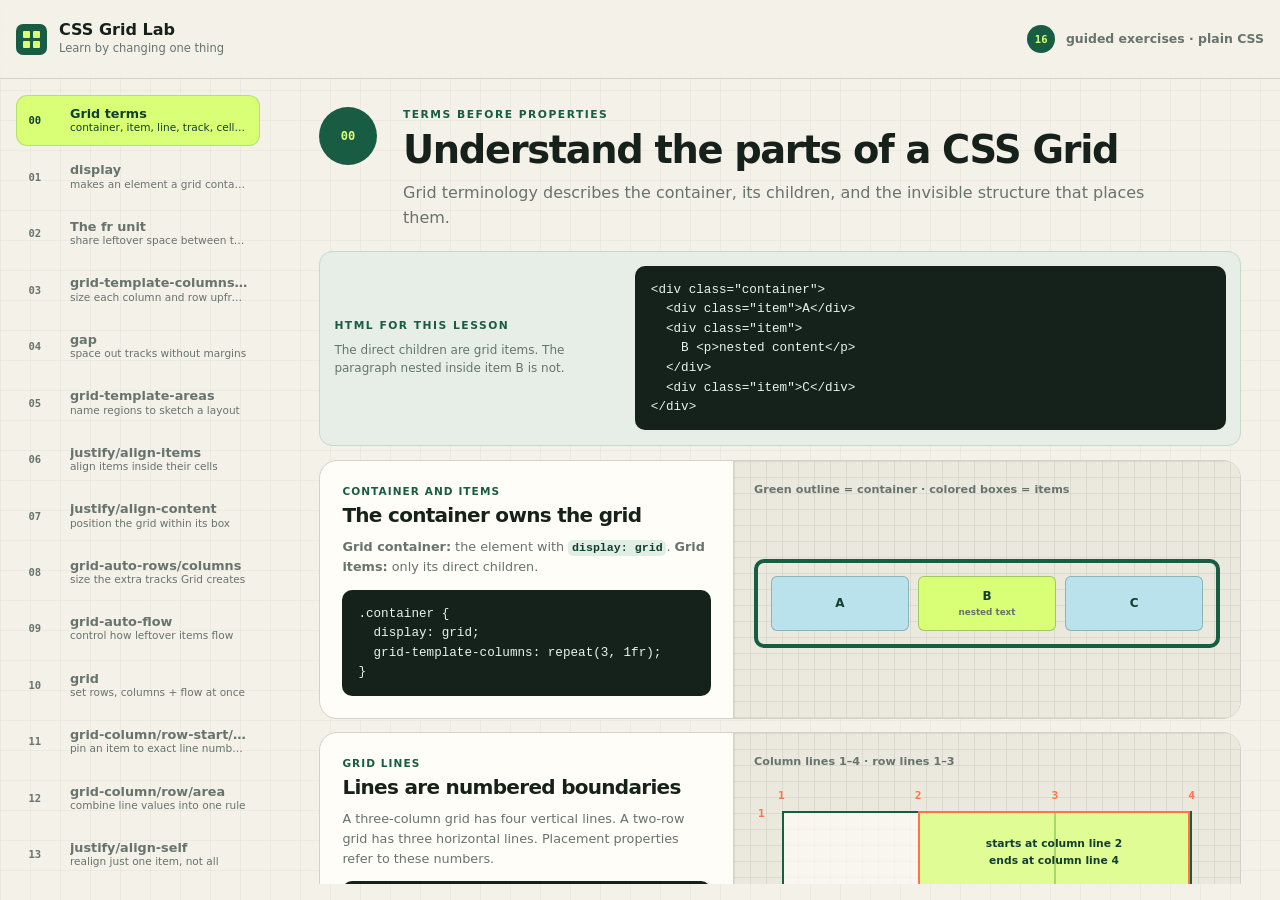
<file: css/index.html>
<!doctype html>
<html lang="en">
  <head>
    <meta charset="UTF-8" />
    <meta name="viewport" content="width=device-width, initial-scale=1.0" />
    <meta
      name="description"
      content="Learn CSS Grid through short, visual before-and-after exercises."
    />
    <title>CSS Grid Lab — learn by comparing</title>
    <link rel="stylesheet" href="exercise-ui.css" />
    <link rel="stylesheet" href="grid-examples.css" />
  </head>

  <body>
    <div class="learning-shell">
      <header class="site-header">
        <div class="header-inner">
          <div class="brand-lockup">
            <span class="brand-mark" aria-hidden="true"><i></i><i></i><i></i><i></i></span>
            <div>
              <p class="brand-name">CSS Grid Lab</p>
              <p class="brand-subtitle">Learn by changing one thing</p>
            </div>
          </div>
          <p class="header-note"><span>16</span> guided exercises · plain CSS</p>
        </div>
      </header>

      <main class="course-layout">
        <aside class="lesson-sidebar" aria-label="Course lessons">
          <nav class="lesson-nav" aria-label="Choose a CSS Grid exercise">
            <a href="#lesson-00"><span>00</span><b>Grid terms</b><small>container, item, line, track, cell, area</small></a>
            <a href="#lesson-01"><span>01</span><b>display</b><small>makes an element a grid container</small></a>
            <a href="#lesson-02"><span>02</span><b>The fr unit</b><small>share leftover space between tracks</small></a>
            <a href="#lesson-03"><span>03</span><b>grid-template-columns/rows</b><small>size each column and row upfront</small></a>
            <a href="#lesson-04"><span>04</span><b>gap</b><small>space out tracks without margins</small></a>
            <a href="#lesson-05"><span>05</span><b>grid-template-areas</b><small>name regions to sketch a layout</small></a>
            <a href="#lesson-06"><span>06</span><b>justify/align-items</b><small>align items inside their cells</small></a>
            <a href="#lesson-07"><span>07</span><b>justify/align-content</b><small>position the grid within its box</small></a>
            <a href="#lesson-08"><span>08</span><b>grid-auto-rows/columns</b><small>size the extra tracks Grid creates</small></a>
            <a href="#lesson-09"><span>09</span><b>grid-auto-flow</b><small>control how leftover items flow</small></a>
            <a href="#lesson-10"><span>10</span><b>grid</b><small>set rows, columns + flow at once</small></a>
            <a href="#lesson-11"><span>11</span><b>grid-column/row-start/end</b><small>pin an item to exact line numbers</small></a>
            <a href="#lesson-12"><span>12</span><b>grid-column/row/area</b><small>combine line values into one rule</small></a>
            <a href="#lesson-13"><span>13</span><b>justify/align-self</b><small>realign just one item, not all</small></a>
            <a href="#lesson-14"><span>14</span><b>minmax()/auto-fit</b><small>build grids that adapt to space</small></a>
            <a href="#lesson-15"><span>15</span><b>grid-column: 1 / -1</b><small>count lines backward from the end</small></a>
          </nav>

          <p class="sidebar-source">
            Based on
            <a href="https://css-tricks.com/snippets/css/complete-guide-grid/">CSS-Tricks’ Grid guide</a>.
          </p>
        </aside>

        <section class="lesson-workspace" aria-live="polite">
          <!-- Targets live inside this scroll region so every lesson opens at its top. -->
          <span class="lesson-target" id="lesson-00" aria-hidden="true"></span>
          <span class="lesson-target" id="lesson-01" aria-hidden="true"></span>
          <span class="lesson-target" id="lesson-02" aria-hidden="true"></span>
          <span class="lesson-target" id="lesson-03" aria-hidden="true"></span>
          <span class="lesson-target" id="lesson-04" aria-hidden="true"></span>
          <span class="lesson-target" id="lesson-05" aria-hidden="true"></span>
          <span class="lesson-target" id="lesson-06" aria-hidden="true"></span>
          <span class="lesson-target" id="lesson-07" aria-hidden="true"></span>
          <span class="lesson-target" id="lesson-08" aria-hidden="true"></span>
          <span class="lesson-target" id="lesson-09" aria-hidden="true"></span>
          <span class="lesson-target" id="lesson-10" aria-hidden="true"></span>
          <span class="lesson-target" id="lesson-11" aria-hidden="true"></span>
          <span class="lesson-target" id="lesson-12" aria-hidden="true"></span>
          <span class="lesson-target" id="lesson-13" aria-hidden="true"></span>
          <span class="lesson-target" id="lesson-14" aria-hidden="true"></span>
          <span class="lesson-target" id="lesson-15" aria-hidden="true"></span>

          <article class="lesson-panel panel-00">
            <header class="lesson-heading">
              <div class="lesson-number">00</div>
              <div>
                <p class="overline">Terms before properties</p>
                <h1>Understand the parts of a CSS Grid</h1>
                <p>Grid terminology describes the container, its children, and the invisible structure that places them.</p>
              </div>
            </header>

            <section class="lesson-html">
              <div><p class="overline">HTML for this lesson</p><p>The direct children are grid items. The paragraph nested inside item B is not.</p></div>
              <pre><code>&lt;div class="container"&gt;
  &lt;div class="item"&gt;A&lt;/div&gt;
  &lt;div class="item"&gt;
    B &lt;p&gt;nested content&lt;/p&gt;
  &lt;/div&gt;
  &lt;div class="item"&gt;C&lt;/div&gt;
&lt;/div&gt;</code></pre>
            </section>

            <div class="term-lessons">
              <section class="term-lesson">
                <div class="term-explanation">
                  <p class="term-kicker">Container and items</p>
                  <h2>The container owns the grid</h2>
                  <p><b>Grid container:</b> the element with <code>display: grid</code>. <b>Grid items:</b> only its direct children.</p>
                  <pre><code>.container {
  display: grid;
  grid-template-columns: repeat(3, 1fr);
}</code></pre>
                </div>
                <div class="result-side terms-result">
                  <p class="result-label">Green outline = container · colored boxes = items</p>
                  <div class="terms-container-preview"><i>A</i><i>B <small>nested text</small></i><i>C</i></div>
                </div>
              </section>

              <section class="term-lesson">
                <div class="term-explanation">
                  <p class="term-kicker">Grid lines</p>
                  <h2>Lines are numbered boundaries</h2>
                  <p>A three-column grid has four vertical lines. A two-row grid has three horizontal lines. Placement properties refer to these numbers.</p>
                  <pre><code>.item {
  grid-column: 2 / 4;
  grid-row: 1 / 2;
}</code></pre>
                </div>
                <div class="result-side terms-result">
                  <p class="result-label">Column lines 1–4 · row lines 1–3</p>
                  <div class="terms-lines-preview" aria-label="Grid with numbered row and column lines">
                    <span class="column-line-numbers"><b>1</b><b>2</b><b>3</b><b>4</b></span>
                    <span class="row-line-numbers"><b>1</b><b>2</b><b>3</b></span>
                    <i>starts at column line 2<br />ends at column line 4</i>
                  </div>
                </div>
              </section>

              <section class="term-lesson">
                <div class="term-explanation">
                  <p class="term-kicker">Grid tracks</p>
                  <h2>A track is the space between two lines</h2>
                  <p>A complete column is a column track. A complete row is a row track. Track sizing properties control their width or height.</p>
                  <pre><code>.container {
  grid-template-columns: 80px 1fr 1fr;
  grid-template-rows: 52px 52px;
}</code></pre>
                </div>
                <div class="result-side terms-result">
                  <p class="result-label">Orange = one column track · purple = one row track</p>
                  <div class="measurement-stage ruler-left-space ruler-top-space">
                    <span class="ruler ruler-x" style="--ruler-size: 80px; --ruler-start: 0px">80px</span>
                    <span class="ruler ruler-y" style="--ruler-size: 52px; --ruler-start: 0px">52px</span>
                    <span class="ruler ruler-y" style="--ruler-size: 52px; --ruler-start: calc(52px + 0.35rem)">52px</span>
                    <div class="terms-tracks-preview"><i></i><i></i><i></i><i></i><i></i><i></i><span class="column-track-note">column track</span><span class="row-track-note">row track</span></div>
                  </div>
                </div>
              </section>

              <section class="term-lesson">
                <div class="term-explanation">
                  <p class="term-kicker">Grid cells</p>
                  <h2>A cell is one grid unit</h2>
                  <p>One cell is enclosed by two adjacent column lines and two adjacent row lines. It is the Grid equivalent of one table cell.</p>
                  <pre><code>/* highlighted cell */
column lines: 2 → 3
row lines:    1 → 2</code></pre>
                </div>
                <div class="result-side terms-result">
                  <p class="result-label">This cell sits between column lines 2–3 and row lines 1–2</p>
                  <div class="terms-cell-preview"><i></i><i></i><i></i><i></i><i></i><i></i><span>one cell</span></div>
                </div>
              </section>

              <section class="term-lesson">
                <div class="term-explanation">
                  <p class="term-kicker">Grid areas</p>
                  <h2>An area is a rectangle of cells</h2>
                  <p>An area may be one cell or many cells, but it must be rectangular and enclosed by four grid lines.</p>
                  <pre><code>.item {
  grid-area: 1 / 1 / 3 / 3;
  /* row-start / column-start /
     row-end / column-end */
}</code></pre>
                </div>
                <div class="result-side terms-result">
                  <p class="result-label">This area spans four cells from lines 1 to 3 on both axes</p>
                  <div class="terms-area-preview"><i></i><i></i><i></i><i></i><i></i><i></i><span>2 × 2 grid area</span></div>
                </div>
              </section>

              <section class="term-lesson">
                <div class="term-explanation">
                  <p class="term-kicker">Explicit and implicit grids</p>
                  <h2>Defined tracks versus generated tracks</h2>
                  <p><b>Explicit tracks</b> come from <code>grid-template-*</code>. If more items need space, Grid creates <b>implicit tracks</b>.</p>
                  <pre><code>.container {
  grid-template-rows: 52px; /* explicit */
  grid-auto-rows: 36px;     /* implicit */
}</code></pre>
                </div>
                <div class="result-side terms-result">
                  <p class="result-label">Solid row = explicit · dashed rows = implicit</p>
                  <div class="measurement-stage ruler-left-space">
                    <span class="ruler ruler-y" style="--ruler-size: 52px; --ruler-start: 0px">52px</span>
                    <span class="ruler ruler-y" style="--ruler-size: 36px; --ruler-start: calc(52px + 0.4rem)">36px</span>
                    <span class="ruler ruler-y" style="--ruler-size: 36px; --ruler-start: calc(88px + 0.8rem)">36px</span>
                    <div class="terms-explicit-preview"><i>1</i><i>2</i><i>3</i><i>4</i><i>5</i><i>6</i></div>
                  </div>
                </div>
              </section>
            </div>

            <div class="term-recap">
              <p class="overline">Quick recap</p>
              <dl class="term-definitions">
                <div><dt>Grid container</dt><dd>The element with <code>display: grid</code>.</dd></div>
                <div><dt>Grid item</dt><dd>A direct child of the grid container.</dd></div>
                <div><dt>Grid line</dt><dd>A numbered dividing line on the row or column axis.</dd></div>
                <div><dt>Grid track</dt><dd>The space between two adjacent parallel lines.</dd></div>
                <div><dt>Grid cell</dt><dd>One row track crossed with one column track.</dd></div>
                <div><dt>Grid area</dt><dd>Any rectangular group of cells bounded by four lines.</dd></div>
              </dl>
            </div>
          </article>

          <article class="lesson-panel panel-01">
            <header class="lesson-heading">
              <div class="lesson-number">01</div>
              <div>
                <p class="overline">Foundation</p>
                <h1>Grid anatomy starts with <code>display</code></h1>
                <p>A parent becomes a grid container; only its direct children become grid items.</p>
              </div>
            </header>

            <section class="lesson-html">
              <div><p class="overline">HTML used below</p><p>The same three children are rendered in every comparison.</p></div>
              <pre><code>&lt;div class="container"&gt;
  &lt;div class="item"&gt;A&lt;/div&gt;
  &lt;div class="item"&gt;B&lt;/div&gt;
  &lt;div class="item"&gt;C&lt;/div&gt;
&lt;/div&gt;</code></pre>
            </section>

            <div class="comparison-stack">
              <section class="comparison-row state-original">
                <div class="code-side">
                  <div class="state-heading"><span>Starting point</span><p>Normal block layout</p></div>
                  <pre><code>.container {
<mark class="baseline">  display: block;</mark>
}</code></pre>
                </div>
                <div class="result-side">
                  <p class="result-label">Result</p>
                  <div class="preview display-preview display-block"><i>A</i><i>B</i><i>C</i></div>
                </div>
              </section>

              <section class="comparison-row state-change-one">
                <div class="code-side">
                  <div class="state-heading"><span>Make the parent a grid</span></div>
                  <pre><code>.container {
<mark>  display: grid;</mark>
  grid-template-columns: repeat(3, 1fr);
}</code></pre>
                </div>
                <div class="result-side">
                  <p class="result-label">Items now occupy grid cells</p>
                  <div class="preview display-preview display-grid"><i>A</i><i>B</i><i>C</i></div>
                </div>
              </section>

              <section class="comparison-row state-change-two">
                <div class="code-side">
                  <div class="state-heading"><span>Use an inline-level grid</span></div>
                  <pre><code>.container {
<mark>  display: inline-grid;</mark>
  grid-template-columns: repeat(3, 56px);
}</code></pre>
                </div>
                <div class="result-side">
                  <p class="result-label">The grid only uses the width it needs</p>
                  <div class="measurement-stage ruler-top-space inline-grid-stage">
                    <span class="ruler ruler-x" style="--ruler-size: 56px; --ruler-start: 0px">56px</span>
                    <div class="inline-grid-result"><div class="preview display-preview display-inline-grid"><i>A</i><i>B</i><i>C</i></div><b>neighbor</b></div>
                  </div>
                </div>
              </section>
            </div>
          </article>

          <article class="lesson-panel panel-02">
            <header class="lesson-heading">
              <div class="lesson-number">02</div>
              <div>
                <p class="overline">Sizing tracks</p>
                <h1>Share space with the <code>fr</code> unit</h1>
                <p>The <code>fr</code> unit divides leftover space after fixed tracks are sized. It replaces percentages for flexible grid layouts.</p>
              </div>
            </header>

            <section class="lesson-html">
              <div><p class="overline">HTML used below</p><p>The same four children sit inside every grid below.</p></div>
              <pre><code>&lt;div class="container"&gt;
  &lt;div&gt;A&lt;/div&gt;&lt;div&gt;B&lt;/div&gt;
  &lt;div&gt;C&lt;/div&gt;&lt;div&gt;D&lt;/div&gt;
&lt;/div&gt;</code></pre>
            </section>

            <div class="comparison-stack">
              <section class="comparison-row state-original">
                <div class="code-side">
                  <div class="state-heading"><span>Starting point</span><p>Fixed-width columns</p></div>
                  <pre><code>.container {
  display: grid;
<mark class="baseline">  grid-template-columns: 120px 120px;</mark>
}</code></pre>
                </div>
                <div class="result-side">
                  <p class="result-label">Each column is exactly 120px — leftover space is wasted</p>
                  <div class="measurement-stage ruler-top-space">
                    <span class="ruler ruler-x" style="--ruler-size: 120px; --ruler-start: 0px">120px</span>
                    <span class="ruler ruler-x" style="--ruler-size: 120px; --ruler-start: 128px">120px</span>
                    <div class="preview fr-preview fr-fixed"><i>A</i><i>B</i><i>C</i><i>D</i></div>
                  </div>
                </div>
              </section>

              <section class="comparison-row state-change-one">
                <div class="code-side">
                  <div class="state-heading"><span>Give each column one equal share</span></div>
                  <pre><code>.container {
  display: grid;
<mark>  grid-template-columns: 1fr 1fr;</mark>
}
/* 1fr + 1fr = each gets 50% of the space */</code></pre>
                </div>
                <div class="result-side">
                  <p class="result-label">Both columns stretch equally to fill the container</p>
                  <div class="preview fr-preview fr-equal"><i>A</i><i>B</i><i>C</i><i>D</i></div>
                </div>
              </section>

              <section class="comparison-row state-change-two">
                <div class="code-side">
                  <div class="state-heading"><span>Give the second column twice the share</span></div>
                  <pre><code>.container {
  display: grid;
<mark>  grid-template-columns: 1fr 2fr;</mark>
}
/* total fractions: 3 → col 1 gets 1/3, col 2 gets 2/3 */</code></pre>
                </div>
                <div class="result-side">
                  <p class="result-label">The second column is twice as wide as the first</p>
                  <div class="preview fr-preview fr-weighted"><i>1fr</i><i>2fr</i><i>1fr</i><i>2fr</i></div>
                </div>
              </section>

              <section class="comparison-row state-change-three">
                <div class="code-side">
                  <div class="state-heading"><span>Mix a fixed track with fr</span></div>
                  <pre><code>.container {
  display: grid;
<mark>  grid-template-columns: 100px 1fr;</mark>
}
/* the 100px is removed first; fr splits the rest */</code></pre>
                </div>
                <div class="result-side">
                  <p class="result-label">The fixed column keeps 100px; fr takes whatever remains</p>
                  <div class="measurement-stage ruler-top-space">
                    <span class="ruler ruler-x" style="--ruler-size: 100px; --ruler-start: 0px">100px</span>
                    <div class="preview fr-preview fr-mixed"><i>100px</i><i>1fr</i><i>100px</i><i>1fr</i></div>
                  </div>
                </div>
              </section>
            </div>

            <p class="a11y-note"><b>Key idea:</b> <code>fr</code> distributes <em>remaining</em> space — it subtracts fixed sizes and gaps first, then divides what is left. This is why <code>1fr</code> and <code>50%</code> are not the same: percentages ignore gaps and can overflow, while <code>fr</code> accounts for them automatically.</p>
          </article>

          <article class="lesson-panel panel-03">
            <header class="lesson-heading">
              <div class="lesson-number">03</div>
              <div>
                <p class="overline">Container properties</p>
                <h1>Define explicit columns and rows</h1>
                <p><code>grid-template-columns</code> and <code>grid-template-rows</code> size the tracks you create intentionally.</p>
              </div>
            </header>

            <section class="lesson-html">
              <div><p class="overline">HTML used below</p><p>Four items make the column and row sizes easy to compare.</p></div>
              <pre><code>&lt;div class="container"&gt;
  &lt;div&gt;1&lt;/div&gt;&lt;div&gt;2&lt;/div&gt;
  &lt;div&gt;3&lt;/div&gt;&lt;div&gt;4&lt;/div&gt;
&lt;/div&gt;</code></pre>
            </section>

            <div class="comparison-stack">
              <section class="comparison-row state-original">
                <div class="code-side">
                  <div class="state-heading"><span>Starting point</span><p>Two equal columns</p></div>
                  <pre><code>.container {
  display: grid;
<mark class="baseline">  grid-template-columns: 1fr 1fr;</mark>
<mark class="baseline">  grid-template-rows: 60px 60px;</mark>
}</code></pre>
                </div>
                <div class="result-side"><p class="result-label">Each row is exactly 60px tall</p><div class="measurement-stage ruler-left-space"><span class="ruler ruler-y" style="--ruler-size: 60px; --ruler-start: 0px">60px</span><span class="ruler ruler-y" style="--ruler-size: 60px; --ruler-start: calc(60px + 0.45rem)">60px</span><div class="preview tracks-preview tracks-equal"><i>A</i><i>B</i><i>C</i><i>D</i></div></div></div>
              </section>

              <section class="comparison-row state-change-one">
                <div class="code-side">
                  <div class="state-heading"><span>Give one column twice the space</span></div>
                  <pre><code>.container {
  display: grid;
<mark>  grid-template-columns: 1fr 2fr;</mark>
  grid-template-rows: 60px 60px;
}</code></pre>
                </div>
                <div class="result-side"><p class="result-label">The second column is twice as wide; rows remain 60px</p><div class="measurement-stage ruler-left-space"><span class="ruler ruler-y" style="--ruler-size: 60px; --ruler-start: 0px">60px</span><span class="ruler ruler-y" style="--ruler-size: 60px; --ruler-start: calc(60px + 0.45rem)">60px</span><div class="preview tracks-preview tracks-weighted"><i>1fr</i><i>2fr</i><i>1fr</i><i>2fr</i></div></div></div>
              </section>

              <section class="comparison-row state-change-two">
                <div class="code-side">
                  <div class="state-heading"><span>Mix content and flexible sizing</span></div>
                  <pre><code>.container {
  display: grid;
<mark>  grid-template-columns: fit-content(110px) 1fr;</mark>
<mark>  grid-template-rows: 44px 84px;</mark>
}</code></pre>
                </div>
                <div class="result-side"><p class="result-label">The first column reaches its 110px cap; rows use different heights</p><div class="measurement-stage ruler-left-space ruler-top-space"><span class="ruler ruler-x" style="--ruler-size: 110px; --ruler-start: 0px">110px</span><span class="ruler ruler-y" style="--ruler-size: 44px; --ruler-start: 0px">44px</span><span class="ruler ruler-y" style="--ruler-size: 84px; --ruler-start: calc(44px + 0.45rem)">84px</span><div class="preview tracks-preview tracks-mixed"><i>long content label</i><i>remaining space</i><i>C</i><i>D</i></div></div></div>
              </section>
            </div>
          </article>

          <article class="lesson-panel panel-04">
            <header class="lesson-heading">
              <div class="lesson-number">04</div>
              <div>
                <p class="overline">Container properties</p>
                <h1>Add space between tracks</h1>
                <p><code>row-gap</code> and <code>column-gap</code> control one axis. <code>gap</code> is their shorthand.</p>
              </div>
            </header>
            <section class="lesson-html">
              <div><p class="overline">HTML used below</p><p>Gaps add space between these items, never around the outside.</p></div>
              <pre><code>&lt;div class="container"&gt;
  &lt;div&gt;1&lt;/div&gt;&lt;div&gt;2&lt;/div&gt;
  &lt;div&gt;3&lt;/div&gt;&lt;div&gt;4&lt;/div&gt;
&lt;/div&gt;</code></pre>
            </section>
            <div class="comparison-stack">
              <section class="comparison-row state-original">
                <div class="code-side"><div class="state-heading"><span>Starting point</span><p>No gutter</p></div><pre><code>.container {
  display: grid;
  grid-template-columns: repeat(2, 1fr);
<mark class="baseline">  gap: 0;</mark>
}</code></pre></div>
                <div class="result-side"><p class="result-label">Tracks touch</p><div class="preview gap-preview gap-none"><i>1</i><i>2</i><i>3</i><i>4</i></div></div>
              </section>
              <section class="comparison-row state-change-one">
                <div class="code-side"><div class="state-heading"><span>Add only a row gutter</span></div><pre><code>.container {
  display: grid;
  grid-template-columns: repeat(2, 1fr);
<mark>  row-gap: 18px;</mark>
}</code></pre></div>
                <div class="result-side"><p class="result-label">The ruler measures the 18px space between rows</p><div class="measurement-stage ruler-left-space"><span class="ruler ruler-y ruler-gap" style="--ruler-size: 18px; --ruler-start: 54px">18px</span><div class="preview gap-preview gap-rows"><i>1</i><i>2</i><i>3</i><i>4</i></div></div></div>
              </section>
              <section class="comparison-row state-change-two">
                <div class="code-side"><div class="state-heading"><span>Set each axis independently</span></div><pre><code>.container {
  display: grid;
  grid-template-columns: repeat(2, 1fr);
<mark>  row-gap: 8px;</mark>
<mark>  column-gap: 24px;</mark>
  /* shorthand: gap: 8px 24px; */
}</code></pre></div>
                <div class="result-side"><p class="result-label">Vertical ruler = row gap · horizontal ruler = column gap</p><div class="measurement-stage ruler-left-space ruler-top-space"><span class="ruler ruler-y ruler-gap" style="--ruler-size: 8px; --ruler-start: 54px">8px</span><span class="ruler ruler-x ruler-gap" style="--ruler-size: 24px; --ruler-start: calc(50% - 39px)">24px</span><div class="preview gap-preview gap-both"><i>1</i><i>2</i><i>3</i><i>4</i></div></div></div>
              </section>
            </div>
          </article>

          <article class="lesson-panel panel-05">
            <header class="lesson-heading">
              <div class="lesson-number">05</div>
              <div>
                <p class="overline">Container + item properties</p>
                <h1>Sketch layouts with named areas</h1>
                <p><code>grid-template-areas</code> names the container regions. Each item joins one with <code>grid-area</code>.</p>
              </div>
            </header>
            <section class="lesson-html">
              <div><p class="overline">HTML used below</p><p>Named areas rearrange these semantic elements without changing their source order.</p></div>
              <pre><code>&lt;div class="layout"&gt;
  &lt;header&gt;header&lt;/header&gt;
  &lt;nav&gt;nav&lt;/nav&gt;
  &lt;main&gt;main&lt;/main&gt;
  &lt;footer&gt;footer&lt;/footer&gt;
&lt;/div&gt;</code></pre>
            </section>
            <div class="comparison-stack">
              <section class="comparison-row state-original">
                <div class="code-side"><div class="state-heading"><span>Starting point</span><p>Automatic placement</p></div><pre><code>.layout {
  display: grid;
<mark class="baseline">  grid-template-columns: 100px 1fr;</mark>
}
/* no named areas yet */</code></pre></div>
                <div class="result-side"><p class="result-label">The first column track is exactly 100px wide</p><div class="measurement-stage ruler-top-space"><span class="ruler ruler-x" style="--ruler-size: 100px; --ruler-start: 0px">100px</span><div class="preview areas-preview areas-auto"><i>header</i><i>nav</i><i>main</i><i>footer</i></div></div></div>
              </section>
              <section class="comparison-row state-change-one">
                <div class="code-side"><div class="state-heading"><span>Name the page regions</span></div><pre><code>.layout {
  grid-template-columns: 90px 1fr;
  grid-template-rows: 35px 74px 30px;
<mark>  grid-template-areas:</mark>
<mark>    "header header"</mark>
<mark>    "nav    main"</mark>
<mark>    "footer footer";</mark>
}
.header { grid-area: header; }</code></pre></div>
                <div class="result-side"><p class="result-label">Names place the regions; the columns/rows above still set their sizes — nav stays 90px while main fills the rest</p><div class="preview areas-preview areas-desktop"><i>header</i><i>nav</i><i>main</i><i>footer</i></div></div>
              </section>
              <section class="comparison-row state-change-two">
                <div class="code-side"><div class="state-heading"><span>Use the template shorthand</span></div><pre><code>.layout {
<mark>  grid-template:</mark>
<mark>    "header" 44px</mark>
<mark>    "main"   1fr</mark>
<mark>    "nav"    44px</mark>
<mark>    "footer" 38px</mark>
<mark>    / 1fr;</mark>
}
/* grid-template sets areas, rows + columns */</code></pre></div>
                <div class="result-side"><p class="result-label">Header and nav are 44px; the footer is 38px</p><div class="measurement-stage ruler-left-space"><span class="ruler ruler-y" style="--ruler-size: 44px; --ruler-start: 0px">44px</span><span class="ruler ruler-y" style="--ruler-size: 44px; --ruler-start: calc(100% - 82px)">44px</span><span class="ruler ruler-y" style="--ruler-size: 38px; --ruler-start: calc(100% - 38px)">38px</span><div class="preview areas-preview areas-stacked"><i>header</i><i>nav</i><i>main</i><i>footer</i></div></div></div>
              </section>
            </div>

            <p class="a11y-note"><b>Keep in mind:</b> this last layout shows <code>main</code> above <code>nav</code>, but the HTML order above never changed — <code>nav</code> still comes before <code>main</code> in the markup. Keyboard tabbing and screen readers follow that source order, not the visual one, so a sighted user and a keyboard user reach these two regions in a different sequence.</p>
          </article>

          <article class="lesson-panel panel-06">
            <header class="lesson-heading">
              <div class="lesson-number">06</div>
              <div>
                <p class="overline">Container properties</p>
                <h1>Align every item inside its cell</h1>
                <p><code>justify-items</code> controls the inline axis; <code>align-items</code> controls the block axis.</p>
              </div>
            </header>
            <section class="lesson-html">
              <div><p class="overline">HTML used below</p><p>The items keep the same cells; only their alignment inside those cells changes.</p></div>
              <pre><code>&lt;div class="container"&gt;
  &lt;div&gt;A&lt;/div&gt;
  &lt;div&gt;B&lt;/div&gt;
  &lt;div&gt;C&lt;/div&gt;
&lt;/div&gt;</code></pre>
            </section>
            <div class="axis-key"><span><i class="axis-horizontal"></i> justify = horizontal in this writing mode</span><span><i class="axis-vertical"></i> align = vertical</span></div>
            <div class="comparison-stack">
              <section class="comparison-row state-original">
                <div class="code-side"><div class="state-heading"><span>Starting point</span><p>Stretch is the default</p></div><pre><code>.container {
<mark class="baseline">  justify-items: stretch;</mark>
<mark class="baseline">  align-items: stretch;</mark>
}</code></pre></div>
                <div class="result-side"><p class="result-label">Items fill their cells</p><div class="preview align-items-preview align-stretch"><i>A</i><i>B</i><i>C</i></div></div>
              </section>
              <section class="comparison-row state-change-one">
                <div class="code-side"><div class="state-heading"><span>Center horizontally</span></div><pre><code>.container {
<mark>  justify-items: center;</mark>
  align-items: stretch;
}</code></pre></div>
                <div class="result-side"><p class="result-label">Width shrinks; height still stretches</p><div class="preview align-items-preview align-justify-center"><i>A</i><i>B</i><i>C</i></div></div>
              </section>
              <section class="comparison-row state-change-two">
                <div class="code-side"><div class="state-heading"><span>Move vertically as well</span></div><pre><code>.container {
  justify-items: center;
<mark>  align-items: end;</mark>
}</code></pre></div>
                <div class="result-side"><p class="result-label">Items now sit bottom-center inside each cell</p><div class="preview align-items-preview align-both"><i>A</i><i>B</i><i>C</i></div></div>
              </section>
              <section class="comparison-row state-change-three">
                <div class="code-side"><div class="state-heading"><span>Set both axes at once</span></div><pre><code>.container {
<mark>  place-items: end center;</mark>
  /* align-items | justify-items */
}</code></pre></div>
                <div class="result-side"><p class="result-label">Items sit bottom-center in every cell</p><div class="preview align-items-preview align-place"><i>A</i><i>B</i><i>C</i></div></div>
              </section>
            </div>
          </article>

          <article class="lesson-panel panel-07">
            <header class="lesson-heading">
              <div class="lesson-number">07</div>
              <div>
                <p class="overline">Container properties</p>
                <h1>Align the entire grid in its container</h1>
                <p>Content alignment works when fixed tracks are smaller than the grid container.</p>
              </div>
            </header>
            <section class="lesson-html">
              <div><p class="overline">HTML used below</p><p>Six items form a small fixed-size grid inside a larger container.</p></div>
              <pre><code>&lt;div class="container"&gt;
  &lt;div&gt;1&lt;/div&gt;&lt;div&gt;2&lt;/div&gt;&lt;div&gt;3&lt;/div&gt;
  &lt;div&gt;4&lt;/div&gt;&lt;div&gt;5&lt;/div&gt;&lt;div&gt;6&lt;/div&gt;
&lt;/div&gt;</code></pre>
            </section>
            <div class="comparison-stack">
              <section class="comparison-row state-original">
                <div class="code-side"><div class="state-heading"><span>Starting point</span><p>Tracks begin at the start</p></div><pre><code>.container {
  grid-template-columns: repeat(3, 52px);
<mark class="baseline">  justify-content: start;</mark>
<mark class="baseline">  align-content: start;</mark>
}</code></pre></div>
                <div class="result-side"><p class="result-label">Each fixed column track is 52px wide</p><div class="measurement-stage ruler-top-space"><span class="ruler ruler-x" style="--ruler-size: 52px; --ruler-start: 0px">52px</span><div class="preview align-content-preview content-start"><i>1</i><i>2</i><i>3</i><i>4</i><i>5</i><i>6</i></div></div></div>
              </section>
              <section class="comparison-row state-change-one">
                <div class="code-side"><div class="state-heading"><span>Distribute horizontal space</span></div><pre><code>.container {
  grid-template-columns: repeat(3, 52px);
<mark>  justify-content: space-between;</mark>
  align-content: start;
}</code></pre></div>
                <div class="result-side"><p class="result-label">The 52px tracks spread apart; they do not become wider</p><div class="measurement-stage ruler-top-space"><span class="ruler ruler-x" style="--ruler-size: 52px; --ruler-start: 0px">52px</span><div class="preview align-content-preview content-between"><i>1</i><i>2</i><i>3</i><i>4</i><i>5</i><i>6</i></div></div></div>
              </section>
              <section class="comparison-row state-change-two">
                <div class="code-side"><div class="state-heading"><span>Move the grid vertically</span></div><pre><code>.container {
  grid-template-columns: repeat(3, 52px);
  justify-content: space-between;
<mark>  align-content: end;</mark>
}</code></pre></div>
                <div class="result-side"><p class="result-label">The 52px tracks now sit at the bottom</p><div class="measurement-stage ruler-top-space"><span class="ruler ruler-x" style="--ruler-size: 52px; --ruler-start: 0px">52px</span><div class="preview align-content-preview content-bottom"><i>1</i><i>2</i><i>3</i><i>4</i><i>5</i><i>6</i></div></div></div>
              </section>
              <section class="comparison-row state-change-three">
                <div class="code-side"><div class="state-heading"><span>Center both axes with shorthand</span></div><pre><code>.container {
  grid-template-columns: repeat(3, 52px);
<mark>  place-content: center;</mark>
  /* align-content | justify-content */
}</code></pre></div>
                <div class="result-side"><p class="result-label">The fixed 52px tracks are centered as a group</p><div class="measurement-stage ruler-top-space"><span class="ruler ruler-x" style="--ruler-size: 52px; --ruler-start: calc(50% - 84.4px)">52px</span><div class="preview align-content-preview content-center"><i>1</i><i>2</i><i>3</i><i>4</i><i>5</i><i>6</i></div></div></div>
              </section>
            </div>
          </article>

          <article class="lesson-panel panel-08">
            <header class="lesson-heading">
              <div class="lesson-number">08</div>
              <div>
                <p class="overline">Container properties</p>
                <h1>Size tracks Grid creates automatically</h1>
                <p>Overflowing items create implicit tracks. Use <code>grid-auto-rows</code> and <code>grid-auto-columns</code> to size them.</p>
              </div>
            </header>
            <section class="lesson-html">
              <div><p class="overline">HTML used below</p><p>There are more items than the explicit grid has room for.</p></div>
              <pre><code>&lt;div class="container"&gt;
  &lt;div&gt;1&lt;/div&gt;&lt;div&gt;2&lt;/div&gt;&lt;div&gt;3&lt;/div&gt;
  &lt;div&gt;4&lt;/div&gt;&lt;div&gt;5&lt;/div&gt;&lt;div&gt;6&lt;/div&gt;
&lt;/div&gt;</code></pre>
            </section>
            <div class="comparison-stack">
              <section class="comparison-row state-original">
                <div class="code-side"><div class="state-heading"><span>Starting point</span><p>Only one row is explicit</p></div><pre><code>.container {
  grid-template-columns: repeat(2, 1fr);
<mark class="baseline">  grid-template-rows: 48px;</mark>
}
/* items 3–6 create more rows */</code></pre></div>
                <div class="result-side"><p class="result-label">Only the solid first row has the explicit 48px height</p><div class="measurement-stage ruler-left-space"><span class="ruler ruler-y" style="--ruler-size: 48px; --ruler-start: 0px">48px</span><div class="preview implicit-preview implicit-auto"><i>1</i><i>2</i><i>3</i><i>4</i><i>5</i><i>6</i></div></div></div>
              </section>
              <section class="comparison-row state-change-one">
                <div class="code-side"><div class="state-heading"><span>Size every implicit row</span></div><pre><code>.container {
  grid-template-rows: 48px;
<mark>  grid-auto-rows: 30px 64px;</mark>
  /* the pattern repeats */
}</code></pre></div>
                <div class="result-side"><p class="result-label">The implicit row pattern alternates 30px, then 64px</p><div class="measurement-stage ruler-left-space"><span class="ruler ruler-y" style="--ruler-size: 48px; --ruler-start: 0px">48px</span><span class="ruler ruler-y" style="--ruler-size: 30px; --ruler-start: calc(48px + 0.4rem)">30px</span><span class="ruler ruler-y" style="--ruler-size: 64px; --ruler-start: calc(78px + 0.8rem)">64px</span><div class="preview implicit-preview implicit-rows"><i>1</i><i>2</i><i>3</i><i>4</i><i>5</i><i>6</i></div></div></div>
              </section>
              <section class="comparison-row state-change-two">
                <div class="code-side"><div class="state-heading"><span>Create implicit columns instead</span></div><pre><code>.container {
  grid-template-columns: 72px;
<mark>  grid-auto-flow: column;</mark>
<mark>  grid-auto-columns: 96px;</mark>
}</code></pre></div>
                <div class="result-side"><p class="result-label">The explicit column is 72px; new columns are 96px</p><div class="measurement-stage ruler-top-space"><span class="ruler ruler-x" style="--ruler-size: 72px; --ruler-start: calc(50% - 138.4px)">72px</span><span class="ruler ruler-x" style="--ruler-size: 96px; --ruler-start: calc(50% - 60px)">96px</span><div class="preview implicit-preview implicit-columns"><i>1</i><i>2</i><i>3</i></div></div></div>
              </section>
            </div>
          </article>

          <article class="lesson-panel panel-09">
            <header class="lesson-heading">
              <div class="lesson-number">09</div>
              <div>
                <p class="overline">Container properties</p>
                <h1>Choose how unplaced items flow</h1>
                <p><code>grid-auto-flow</code> controls the auto-placement algorithm. Dense packing may change visual order.</p>
              </div>
            </header>
            <section class="lesson-html">
              <div><p class="overline">HTML used below</p><p>Grid places these unpositioned items in source order.</p></div>
              <pre><code>&lt;div class="container"&gt;
  &lt;div&gt;1&lt;/div&gt;&lt;div&gt;2&lt;/div&gt;&lt;div&gt;3&lt;/div&gt;
  &lt;div&gt;4&lt;/div&gt;&lt;div&gt;5&lt;/div&gt;&lt;div&gt;6&lt;/div&gt;
&lt;/div&gt;</code></pre>
            </section>
            <div class="comparison-stack">
              <section class="comparison-row state-original">
                <div class="code-side"><div class="state-heading"><span>Starting point</span><p>Fill each row first</p></div><pre><code>.container {
  grid-template: repeat(2, 52px) / repeat(3, 1fr);
<mark class="baseline">  grid-auto-flow: row;</mark>
}</code></pre></div>
                <div class="result-side"><p class="result-label">Each of the two explicit rows is 52px tall</p><div class="measurement-stage ruler-left-space"><span class="ruler ruler-y" style="--ruler-size: 52px; --ruler-start: 0px">52px</span><span class="ruler ruler-y" style="--ruler-size: 52px; --ruler-start: calc(52px + 0.4rem)">52px</span><div class="preview flow-preview flow-row"><i>1</i><i>2</i><i>3</i><i>4</i><i>5</i><i>6</i></div></div></div>
              </section>
              <section class="comparison-row state-change-one">
                <div class="code-side"><div class="state-heading"><span>Fill each column first</span></div><pre><code>.container {
  grid-template: repeat(2, 52px) / repeat(3, 1fr);
<mark>  grid-auto-flow: column;</mark>
}</code></pre></div>
                <div class="result-side"><p class="result-label">The 52px rows stay the same; only placement order changes</p><div class="measurement-stage ruler-left-space"><span class="ruler ruler-y" style="--ruler-size: 52px; --ruler-start: 0px">52px</span><span class="ruler ruler-y" style="--ruler-size: 52px; --ruler-start: calc(52px + 0.4rem)">52px</span><div class="preview flow-preview flow-column"><i>1</i><i>2</i><i>3</i><i>4</i><i>5</i><i>6</i></div></div></div>
              </section>
              <section class="comparison-row state-change-two">
                <div class="code-side"><div class="state-heading"><span>Backfill earlier holes</span></div><pre><code>.container {
<mark>  grid-auto-flow: row dense;</mark>
}
.wide { grid-column: span 2; }
/* span 2 = occupy two tracks; dense can reorder items visually */</code></pre></div>
                <div class="result-side"><p class="result-label">Small later items backfill holes in the same 52px rows</p><div class="measurement-stage ruler-left-space"><span class="ruler ruler-y" style="--ruler-size: 52px; --ruler-start: 0px">52px</span><span class="ruler ruler-y" style="--ruler-size: 52px; --ruler-start: calc(52px + 0.4rem)">52px</span><div class="preview flow-preview flow-dense"><i class="wide">1</i><i class="wide">2</i><i>3</i><i>4</i></div></div></div>
              </section>
            </div>

            <p class="a11y-note"><b>Keep in mind:</b> <code>dense</code> packs items into earlier gaps purely for visual fit, which can move them ahead of where they sit in the HTML. Keyboard and screen-reader navigation still follows source order, so a sighted user may see item 3 rendered before item 1 while everyone else still reaches item 1 first.</p>
          </article>

          <article class="lesson-panel panel-10">
            <header class="lesson-heading">
              <div class="lesson-number">10</div>
              <div>
                <p class="overline">Container shorthand</p>
                <h1>Define a grid in one declaration</h1>
                <p>The <code>grid</code> shorthand can define explicit tracks or combine explicit tracks with automatic flow.</p>
              </div>
            </header>
            <section class="lesson-html">
              <div><p class="overline">HTML used below</p><p>The shorthand changes the grid definition, not the markup.</p></div>
              <pre><code>&lt;div class="container"&gt;
  &lt;div&gt;1&lt;/div&gt;&lt;div&gt;2&lt;/div&gt;
  &lt;div&gt;3&lt;/div&gt;&lt;div&gt;4&lt;/div&gt;
&lt;/div&gt;</code></pre>
            </section>
            <div class="comparison-stack">
              <section class="comparison-row state-original">
                <div class="code-side"><div class="state-heading"><span>Starting point</span><p>Write both longhands</p></div><pre><code>.container {
<mark class="baseline">  grid-template-rows: 48px 80px;</mark>
<mark class="baseline">  grid-template-columns: 1fr 2fr;</mark>
}</code></pre></div>
                <div class="result-side"><p class="result-label">The first row is 48px; the second is 80px</p><div class="measurement-stage ruler-left-space"><span class="ruler ruler-y" style="--ruler-size: 48px; --ruler-start: 0px">48px</span><span class="ruler ruler-y" style="--ruler-size: 80px; --ruler-start: calc(48px + 0.4rem)">80px</span><div class="preview master-grid-preview master-original"><i>1</i><i>2</i><i>3</i><i>4</i></div></div></div>
              </section>
              <section class="comparison-row state-change-one">
                <div class="code-side"><div class="state-heading"><span>Use rows / columns</span></div><pre><code>.container {
<mark>  grid: 48px 80px / 1fr 2fr;</mark>
}
/* same layout, shorter declaration */</code></pre></div>
                <div class="result-side"><p class="result-label">The shorthand preserves the same 48px and 80px rows</p><div class="measurement-stage ruler-left-space"><span class="ruler ruler-y" style="--ruler-size: 48px; --ruler-start: 0px">48px</span><span class="ruler ruler-y" style="--ruler-size: 80px; --ruler-start: calc(48px + 0.4rem)">80px</span><div class="preview master-grid-preview master-original"><i>1</i><i>2</i><i>3</i><i>4</i></div></div></div>
              </section>
              <section class="comparison-row state-change-two">
                <div class="code-side"><div class="state-heading"><span>Combine a row with auto-flow columns</span></div><pre><code>.container {
<mark>  grid: 72px / auto-flow 96px;</mark>
}
/* one row; implicit 96px columns */</code></pre></div>
                <div class="result-side"><p class="result-label">One 72px row; every generated column is 96px wide</p><div class="measurement-stage ruler-left-space ruler-top-space"><span class="ruler ruler-y" style="--ruler-size: 72px; --ruler-start: 0px">72px</span><span class="ruler ruler-x" style="--ruler-size: 96px; --ruler-start: calc(50% - 177.4px)">96px</span><div class="preview master-grid-preview master-auto"><i>1</i><i>2</i><i>3</i></div></div></div>
              </section>
            </div>
          </article>

          <article class="lesson-panel panel-11">
            <header class="lesson-heading">
              <div class="lesson-number">11</div>
              <div>
                <p class="overline">Item properties</p>
                <h1>Place an item with four grid lines</h1>
                <p>Start properties choose the first line; end properties choose the line after the item.</p>
              </div>
            </header>
            <section class="lesson-html">
              <div><p class="overline">HTML used below</p><p>The class belongs to one direct child of the grid container.</p></div>
              <pre><code>&lt;div class="container"&gt;
  &lt;div class="item"&gt;item&lt;/div&gt;
&lt;/div&gt;</code></pre>
            </section>
            <div class="line-legend"><span>column lines → 1 · 2 · 3 · 4</span><span>row lines → 1 · 2 · 3 · 4</span></div>
            <div class="comparison-stack">
              <section class="comparison-row state-original">
                <div class="code-side"><div class="state-heading"><span>Starting point</span><p>Auto-placed in one cell</p></div><pre><code>.item {
<mark class="baseline">  grid-column-start: auto;</mark>
<mark class="baseline">  grid-row-start: auto;</mark>
}</code></pre></div>
                <div class="result-side"><p class="result-label">The item occupies the first available cell</p><div class="preview placement-preview"><i class="placed-auto">item</i></div></div>
              </section>
              <section class="comparison-row state-change-one">
                <div class="code-side"><div class="state-heading"><span>Span the first two columns</span></div><pre><code>.item {
<mark>  grid-column-start: 1;</mark>
<mark>  grid-column-end: 3;</mark>
  grid-row-start: 1;
  grid-row-end: 2;
}</code></pre></div>
                <div class="result-side"><p class="result-label">Column line 1 to line 3 covers two tracks</p><div class="preview placement-preview"><i class="placed-wide">item</i></div></div>
              </section>
              <section class="comparison-row state-change-two">
                <div class="code-side"><div class="state-heading"><span>Span a two-by-two area</span></div><pre><code>.item {
  grid-column-start: 1;
  grid-column-end: 3;
<mark>  grid-row-start: 2;</mark>
<mark>  grid-row-end: 4;</mark>
}</code></pre></div>
                <div class="result-side"><p class="result-label">Four lines surround the final grid area</p><div class="preview placement-preview"><i class="placed-area">item</i></div></div>
              </section>
            </div>
          </article>

          <article class="lesson-panel panel-12">
            <header class="lesson-heading">
              <div class="lesson-number">12</div>
              <div>
                <p class="overline">Item shorthands</p>
                <h1>Place items with fewer declarations</h1>
                <p><code>grid-column</code>, <code>grid-row</code>, and <code>grid-area</code> combine line placement values.</p>
              </div>
            </header>
            <section class="lesson-html">
              <div><p class="overline">HTML used below</p><p>All three shorthand examples place the same item.</p></div>
              <pre><code>&lt;div class="container"&gt;
  &lt;div class="item"&gt;item&lt;/div&gt;
&lt;/div&gt;</code></pre>
            </section>
            <div class="comparison-stack">
              <section class="comparison-row state-original">
                <div class="code-side"><div class="state-heading"><span>Starting point</span><p>Use start and end longhands</p></div><pre><code>.item {
<mark class="baseline">  grid-column-start: 1;</mark>
<mark class="baseline">  grid-column-end: 3;</mark>
}</code></pre></div>
                <div class="result-side"><p class="result-label">The item covers two columns</p><div class="preview shortcut-preview"><i class="shortcut-wide">item</i></div></div>
              </section>
              <section class="comparison-row state-change-one">
                <div class="code-side"><div class="state-heading"><span>Use column and row shorthands</span></div><pre><code>.item {
<mark>  grid-column: 2 / span 2;</mark>
<mark>  grid-row: 1 / 3;</mark>
}</code></pre></div>
                <div class="result-side"><p class="result-label"><code>span 2</code> means cover two tracks</p><div class="preview shortcut-preview"><i class="shortcut-column-row">item</i></div></div>
              </section>
              <section class="comparison-row state-change-two">
                <div class="code-side"><div class="state-heading"><span>Set all four lines at once</span></div><pre><code>.item {
<mark>  grid-area: 2 / 1 / 4 / 4;</mark>
  /* row-start / column-start /
     row-end / column-end */
}</code></pre></div>
                <div class="result-side"><p class="result-label">One shorthand describes the complete area</p><div class="preview shortcut-preview"><i class="shortcut-area">item</i></div></div>
              </section>
            </div>
          </article>

          <article class="lesson-panel panel-13">
            <header class="lesson-heading">
              <div class="lesson-number">13</div>
              <div>
                <p class="overline">Item properties</p>
                <h1>Override alignment for one item</h1>
                <p>Self-alignment changes one item without affecting its siblings.</p>
              </div>
            </header>
            <section class="lesson-html">
              <div><p class="overline">HTML used below</p><p>Only item B receives the <code>special-item</code> class.</p></div>
              <pre><code>&lt;div class="container"&gt;
  &lt;div&gt;A&lt;/div&gt;
  &lt;div class="special-item"&gt;B&lt;/div&gt;
  &lt;div&gt;C&lt;/div&gt;
&lt;/div&gt;</code></pre>
            </section>
            <div class="comparison-stack">
              <section class="comparison-row state-original">
                <div class="code-side"><div class="state-heading"><span>Starting point</span><p>Inherit the container alignment</p></div><pre><code>.special-item {
<mark class="baseline">  justify-self: auto;</mark>
<mark class="baseline">  align-self: auto;</mark>
}</code></pre></div>
                <div class="result-side"><p class="result-label">All three items stretch</p><div class="preview self-preview self-auto"><i>A</i><i class="special">B</i><i>C</i></div></div>
              </section>
              <section class="comparison-row state-change-one">
                <div class="code-side"><div class="state-heading"><span>Move only B horizontally</span></div><pre><code>.special-item {
<mark>  justify-self: end;</mark>
  align-self: auto;
}</code></pre></div>
                <div class="result-side"><p class="result-label">Only B shrinks and moves to the inline end</p><div class="preview self-preview self-justify"><i>A</i><i class="special">B</i><i>C</i></div></div>
              </section>
              <section class="comparison-row state-change-two">
                <div class="code-side"><div class="state-heading"><span>Move only B vertically</span></div><pre><code>.special-item {
  justify-self: end;
<mark>  align-self: end;</mark>
}</code></pre></div>
                <div class="result-side"><p class="result-label">B now sits at the bottom-right of its cell</p><div class="preview self-preview self-both"><i>A</i><i class="special">B</i><i>C</i></div></div>
              </section>
              <section class="comparison-row state-change-three">
                <div class="code-side"><div class="state-heading"><span>Set both axes with shorthand</span></div><pre><code>.special-item {
<mark>  place-self: end center;</mark>
  /* align-self | justify-self */
}</code></pre></div>
                <div class="result-side"><p class="result-label">B sits bottom-center in its cell</p><div class="preview self-preview self-place"><i>A</i><i class="special">B</i><i>C</i></div></div>
              </section>
            </div>
          </article>

          <article class="lesson-panel panel-14">
            <header class="lesson-heading">
              <div class="lesson-number">14</div>
              <div>
                <p class="overline">Sizing functions + nested grids</p>
                <h1>Make grids adapt to available space</h1>
                <p>Combine <code>repeat()</code>, <code>minmax()</code>, <code>auto-fit</code>/<code>auto-fill</code>, and <code>subgrid</code> for resilient components.</p>
              </div>
            </header>
            <section class="lesson-html">
              <div><p class="overline">HTML used below</p><p>A cards container holds reusable card elements.</p></div>
              <pre><code>&lt;div class="cards"&gt;
  &lt;article class="card"&gt;...&lt;/article&gt;
  &lt;article class="card"&gt;...&lt;/article&gt;
  &lt;article class="card"&gt;...&lt;/article&gt;
&lt;/div&gt;</code></pre>
            </section>
            <div class="comparison-stack">
              <section class="comparison-row state-original">
                <div class="code-side"><div class="state-heading"><span>Starting point</span><p>A fixed number of flexible tracks</p></div><pre><code>.cards {
<mark class="baseline">  grid-template-columns: repeat(3, 1fr);</mark>
}
/* always exactly three columns */</code></pre></div>
                <div class="result-side"><p class="result-label"><code>fr</code> shares remaining space equally</p><div class="preview responsive-preview responsive-fixed"><i>1</i><i>2</i><i>3</i></div></div>
              </section>
              <section class="comparison-row state-change-one">
                <div class="code-side"><div class="state-heading"><span>Clamp a track between a minimum and a maximum</span></div><pre><code>.cards {
<mark>  grid-template-columns: 70px minmax(60px, 1fr);</mark>
}
/* minmax(min, max): never smaller than min, never larger than max */</code></pre></div>
                <div class="result-side"><p class="result-label">The second column has grown well past its 60px floor — the ruler marks where it would refuse to go any smaller</p><div class="measurement-stage ruler-top-space"><span class="ruler ruler-x ruler-minimum" style="--ruler-size: 60px; --ruler-start: 78px">min 60px</span><div class="preview minmax-intro-preview"><i>70px</i><i>minmax(60px, 1fr)</i></div></div></div>
              </section>
              <section class="comparison-row state-change-two">
                <div class="code-side"><div class="state-heading"><span>Let the number of columns adapt</span></div><pre><code>.cards {
<mark>  grid-template-columns:</mark>
<mark>    repeat(auto-fit, minmax(100px, 1fr));</mark>
}
/* as many 100px+ columns as fit */</code></pre></div>
                <div class="result-side"><p class="result-label">Each track may grow, but the ruler shows its 100px minimum</p><div class="measurement-stage ruler-top-space"><span class="ruler ruler-x ruler-minimum" style="--ruler-size: 100px; --ruler-start: 0px">min 100px</span><div class="preview responsive-preview responsive-auto"><i>1</i><i>2</i><i>3</i><i>4</i></div></div></div>
              </section>
              <section class="comparison-row state-change-three">
                <div class="code-side"><div class="state-heading"><span>Fewer items than tracks that fit</span></div><pre><code>.cards {
<mark>  grid-template-columns:</mark>
<mark>    repeat(auto-fill, minmax(80px, 1fr));</mark>
}
/* swap auto-fill for auto-fit below to compare */</code></pre></div>
                <div class="result-side">
                  <p class="result-label">auto-fill keeps the empty track; auto-fit collapses it and stretches the items</p>
                  <div class="responsive-compare">
                    <div class="responsive-compare-item">
                      <p class="compare-tag">auto-fill</p>
                      <div class="compare-frame"><div class="preview responsive-preview responsive-fill"><i>1</i><i>2</i></div></div>
                    </div>
                    <div class="responsive-compare-item">
                      <p class="compare-tag">auto-fit</p>
                      <div class="compare-frame"><div class="preview responsive-preview responsive-fit-narrow"><i>1</i><i>2</i></div></div>
                    </div>
                  </div>
                </div>
              </section>
              <section class="comparison-row state-change-four">
                <div class="code-side"><div class="state-heading"><span>Align nested card rows</span></div><pre><code>.cards {
<mark>  grid-template-rows: auto 1fr auto;</mark>
}
.card {
<mark>  display: grid;</mark>
<mark>  grid-row: span 3;</mark>
<mark>  grid-template-rows: subgrid;</mark>
}
/* .card spans all 3 parent rows, then reuses their sizes */</code></pre></div>
                <div class="result-side"><p class="result-label">Titles, copy, and actions align across cards</p><div class="preview subgrid-preview"><article><b>Short title</b><p>One line.</p><span class="card-action">Action</span></article><article><b>A longer title that wraps</b><p>Two lines of supporting copy here.</p><span class="card-action">Action</span></article></div></div>
              </section>
            </div>
          </article>

          <article class="lesson-panel panel-15">
            <header class="lesson-heading">
              <div class="lesson-number">15</div>
              <div>
                <p class="overline">Item properties</p>
                <h1>Count grid lines from the end</h1>
                <p>Negative integers count backward from the last line. <code>-1</code> is always the final line, even after the grid gains or loses tracks.</p>
              </div>
            </header>
            <section class="lesson-html">
              <div><p class="overline">HTML used below</p><p>The class belongs to one direct child of the grid container.</p></div>
              <pre><code>&lt;div class="container"&gt;
  &lt;div class="item"&gt;item&lt;/div&gt;
&lt;/div&gt;</code></pre>
            </section>
            <div class="line-legend"><span>3 columns → lines 1·2·3·4 (or -4·-3·-2·-1)</span><span>5 columns → lines 1…6 (or -6…-1)</span></div>
            <div class="comparison-stack">
              <section class="comparison-row state-original">
                <div class="code-side"><div class="state-heading"><span>Starting point</span><p>Span to a hardcoded line</p></div><pre><code>.container {
  grid-template-columns: repeat(3, 1fr);
}
.item {
<mark class="baseline">  grid-column: 1 / 4;</mark>
}</code></pre></div>
                <div class="result-side"><p class="result-label">Line 4 is the last line in a 3-column grid, so the item reaches the edge</p><div class="preview negative-lines-preview cols-3"><i class="span-fixed-end">item</i></div></div>
              </section>
              <section class="comparison-row state-change-one">
                <div class="code-side"><div class="state-heading"><span>Use -1 instead of the literal last line</span></div><pre><code>.item {
<mark>  grid-column: 1 / -1;</mark>
}</code></pre></div>
                <div class="result-side"><p class="result-label">Same result: -1 always means the final line, here line 4</p><div class="preview negative-lines-preview cols-3"><i class="span-last-line">item</i></div></div>
              </section>
              <section class="comparison-row state-change-two">
                <div class="code-side"><div class="state-heading"><span>Grow to five columns, keep the hardcoded line</span></div><pre><code>.container {
<mark>  grid-template-columns: repeat(5, 1fr);</mark>
}
.item {
  grid-column: 1 / 4;
}</code></pre></div>
                <div class="result-side"><p class="result-label">The item still stops at line 4 — now only 3 of 5 columns, leaving a gap</p><div class="preview negative-lines-preview cols-5"><i class="span-fixed-end">item</i></div></div>
              </section>
              <section class="comparison-row state-change-three">
                <div class="code-side"><div class="state-heading"><span>Same five columns, with -1</span></div><pre><code>.container {
  grid-template-columns: repeat(5, 1fr);
}
.item {
<mark>  grid-column: 1 / -1;</mark>
}</code></pre></div>
                <div class="result-side"><p class="result-label">-1 now means line 6: the item reaches the new edge with no change to its own rule</p><div class="preview negative-lines-preview cols-5"><i class="span-last-line">item</i></div></div>
              </section>
            </div>
          </article>
        </section>
      </main>
    </div>
  </body>
</html>
</file>
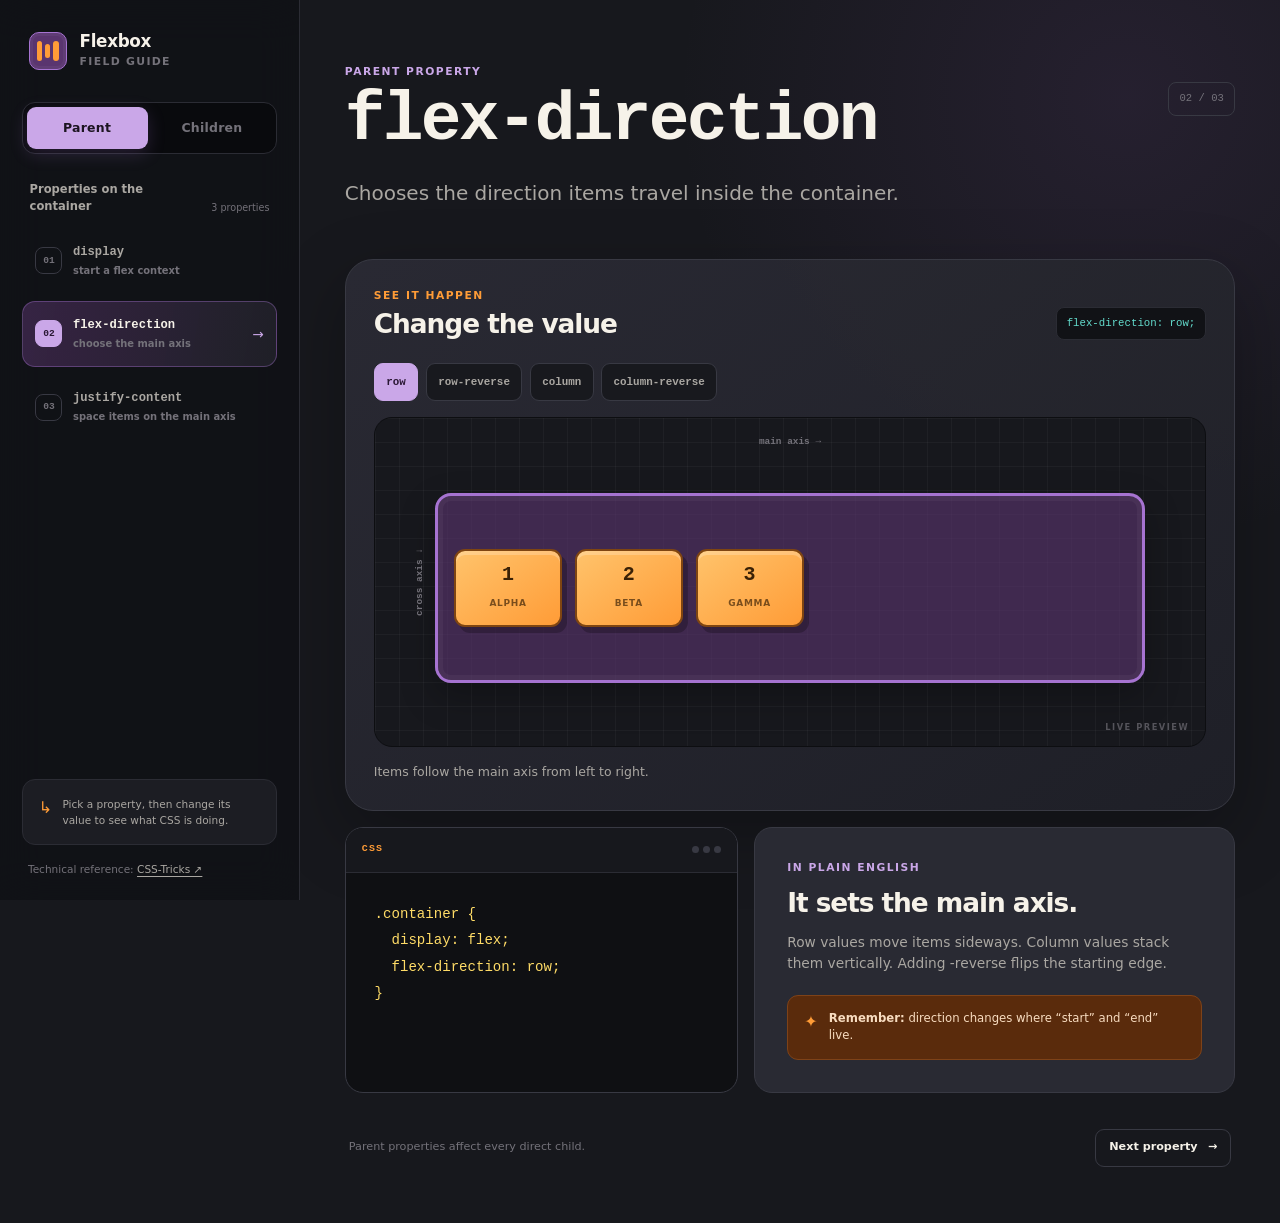
<file: css/flexbox/index.html>
<!doctype html>
<html lang="en">
  <head>
    <meta charset="UTF-8" />
    <meta name="viewport" content="width=device-width, initial-scale=1.0" />
    <meta
      name="description"
      content="A quick, interactive reference for understanding CSS Flexbox properties."
    />
    <title>Flexbox Field Guide</title>
    <link rel="stylesheet" href="styles.css" />
    <script src="script.js" defer></script>
  </head>

  <body>
    <div class="app-shell">
      <aside class="sidebar" aria-label="Flexbox property reference">
        <a class="brand" href="#flex-direction" aria-label="Flexbox Field Guide home">
          <span class="brand-icon" aria-hidden="true"><i></i><i></i><i></i></span>
          <span>
            <strong>Flexbox</strong>
            <small>field guide</small>
          </span>
        </a>

        <div class="property-tabs" role="tablist" aria-label="Property owner">
          <button
            class="tab-button is-active"
            id="parent-tab"
            type="button"
            role="tab"
            aria-selected="true"
            aria-controls="property-list"
            data-group="parent"
          >
            Parent
          </button>
          <button
            class="tab-button"
            id="children-tab"
            type="button"
            role="tab"
            aria-selected="false"
            aria-controls="property-list"
            data-group="children"
          >
            Children
          </button>
        </div>

        <div class="nav-intro">
          <p id="group-label">Properties on the container</p>
          <span id="property-count">3 properties</span>
        </div>

        <nav
          class="property-list"
          id="property-list"
          role="tabpanel"
          aria-labelledby="parent-tab"
          aria-label="Parent properties"
        ></nav>

        <div class="sidebar-note">
          <span aria-hidden="true">↳</span>
          <p>
            Pick a property, then change its value to see what CSS is doing.
          </p>
        </div>

        <p class="source-link">
          Technical reference:
          <a
            href="https://css-tricks.com/snippets/css/a-guide-to-flexbox/"
            target="_blank"
            rel="noreferrer"
          >CSS-Tricks ↗</a>
        </p>
      </aside>

      <main class="workspace" id="main-content" tabindex="-1">
        <header class="lesson-header">
          <div>
            <p class="eyebrow" id="property-owner">Parent property</p>
            <h1 id="property-title">flex-direction</h1>
          </div>
          <span class="lesson-index" id="lesson-index" aria-label="Lesson 2 of 3">02 / 03</span>
        </header>

        <p class="plain-description" id="property-description">
          Chooses the direction items travel inside the container.
        </p>

        <section class="demo-section" aria-labelledby="demo-title">
          <div class="section-heading">
            <div>
              <p class="section-kicker">See it happen</p>
              <h2 id="demo-title">Change the value</h2>
            </div>
            <p class="current-rule" id="current-rule">flex-direction: row;</p>
          </div>

          <div class="value-controls" id="value-controls" aria-label="Choose a property value"></div>

          <div class="demo-canvas" id="demo-canvas">
            <span class="axis-label axis-label-main" id="main-axis-label">main axis →</span>
            <span class="axis-label axis-label-cross" id="cross-axis-label">cross axis ↓</span>
            <div class="demo-container" id="demo-container" aria-label="Live Flexbox demonstration">
              <div class="flex-item item-one"><span>1</span><small>alpha</small></div>
              <div class="flex-item item-two" id="focus-item"><span>2</span><small>beta</small></div>
              <div class="flex-item item-three"><span>3</span><small>gamma</small></div>
            </div>
          </div>

          <p class="demo-caption" id="demo-caption">
            The main axis runs from left to right when the value is <code>row</code>.
          </p>
        </section>

        <section class="explanation-grid" aria-label="Property explanation">
          <article class="code-card">
            <div class="card-heading">
              <span>CSS</span>
              <span class="code-dots" aria-hidden="true"><i></i><i></i><i></i></span>
            </div>
            <pre><code id="code-example">.container {
  display: flex;
  flex-direction: row;
}</code></pre>
          </article>

          <article class="meaning-card">
            <p class="section-kicker">In plain English</p>
            <h2 id="meaning-title">It sets the main axis.</h2>
            <p id="meaning-copy">
              Row values move items sideways. Column values stack them vertically. Adding
              <code>-reverse</code> flips the starting edge.
            </p>
            <div class="memory-tip">
              <span aria-hidden="true">✦</span>
              <p><strong>Remember:</strong> <span id="memory-copy">direction changes where “start” and “end” live.</span></p>
            </div>
          </article>
        </section>

        <footer class="lesson-footer">
          <p><span id="footer-owner">Parent</span> properties affect every direct child.</p>
          <button type="button" id="next-property">Next property <span aria-hidden="true">→</span></button>
        </footer>
      </main>
    </div>

    <noscript>
      <p class="noscript-message">This reference needs JavaScript enabled so the live examples can change.</p>
    </noscript>
  </body>
</html>
</file>
<file: css/exercise-ui.css>
/* ================================================================
   CSS Grid Lab — lesson viewer and comparison interface
   The actual Grid demonstrations live in grid-examples.css.
   ================================================================ */

:root {
  --ink: #17211b;
  --muted: #67736d;
  --paper: #f4f1e8;
  --surface: #fffdf7;
  --surface-soft: #ebe8de;
  --line: #d5d1c5;
  --green: #185c44;
  --green-dark: #103e2f;
  --lime: #d9ff77;
  --orange: #ff7445;
  --purple: #7467df;
  --blue: #b9e2ed;
  --code: #14221b;
  --radius: 18px;
}

* {
  box-sizing: border-box;
}

html {
  height: 100%;
  scroll-behavior: smooth;
}

body {
  margin: 0;
  height: 100%;
  overflow: hidden;
  color: var(--ink);
  background:
    linear-gradient(rgb(23 33 27 / 0.035) 1px, transparent 1px),
    linear-gradient(90deg, rgb(23 33 27 / 0.035) 1px, transparent 1px),
    var(--paper);
  background-size: 30px 30px;
  font-family:
    Inter, ui-sans-serif, system-ui, -apple-system, BlinkMacSystemFont, "Segoe UI",
    sans-serif;
  line-height: 1.55;
}

a {
  color: inherit;
}

code,
pre {
  font-family: "SFMono-Regular", Consolas, "Liberation Mono", monospace;
}

code {
  padding: 0.1em 0.32em;
  color: var(--green-dark);
  background: #e1eee5;
  border-radius: 5px;
  font-size: 0.91em;
  font-weight: 700;
}

h1,
h2,
p {
  margin-top: 0;
}

h1,
h2 {
  line-height: 1.08;
  letter-spacing: -0.035em;
}

h1 {
  margin-bottom: 0.65rem;
  font-size: clamp(1.65rem, 3vw, 2.55rem);
}

h1 code {
  padding: 0;
  color: inherit;
  background: none;
  font-size: 0.92em;
}

.lesson-target {
  display: block;
  width: 0;
  height: 0;
  scroll-margin-top: 0;
}

.learning-shell {
  display: grid;
  grid-template-rows: auto minmax(0, 1fr);
  height: 100dvh;
  min-height: 0;
  overflow: hidden;
}

.site-header {
  z-index: 20;
  background: rgb(244 241 232 / 0.93);
  border-bottom: 1px solid var(--line);
  backdrop-filter: blur(12px);
}

.header-inner {
  display: flex;
  align-items: center;
  justify-content: space-between;
  width: min(1500px, calc(100% - 2rem));
  min-height: 78px;
  margin-inline: auto;
}

.brand-lockup {
  display: flex;
  align-items: center;
  gap: 0.75rem;
}

.brand-mark {
  display: grid;
  grid-template-columns: repeat(2, 7px);
  gap: 3px;
  padding: 7px;
  background: var(--green);
  border-radius: 7px;
}

.brand-mark i {
  width: 7px;
  aspect-ratio: 1;
  background: var(--lime);
  border-radius: 1px;
}

.brand-name,
.brand-subtitle,
.header-note {
  margin-bottom: 0;
}

.brand-name {
  font-weight: 820;
  line-height: 1.2;
}

.brand-subtitle {
  color: var(--muted);
  font-size: 0.72rem;
}

.header-note {
  color: var(--muted);
  font-size: 0.78rem;
  font-weight: 650;
}

.header-note span {
  display: inline-grid;
  place-items: center;
  width: 28px;
  height: 28px;
  margin-right: 0.4rem;
  color: var(--lime);
  background: var(--green);
  border-radius: 50%;
  font-family: "SFMono-Regular", Consolas, monospace;
  font-size: 0.66rem;
}

.course-layout {
  display: grid;
  grid-template-columns: minmax(235px, 0.28fr) minmax(0, 1fr);
  gap: clamp(1.25rem, 3vw, 3rem);
  width: min(1500px, calc(100% - 2rem));
  height: 100%;
  min-height: 0;
  margin-inline: auto;
  padding-block: 1rem;
  overflow: hidden;
}

.lesson-sidebar {
  height: 100%;
  min-width: 0;
  padding-right: 0.65rem;
  overflow-y: auto;
  overscroll-behavior: contain;
  scrollbar-gutter: stable;
  scrollbar-width: thin;
}

.overline {
  margin-bottom: 0.35rem;
  color: var(--green);
  font-size: 0.67rem;
  font-weight: 850;
  letter-spacing: 0.14em;
  text-transform: uppercase;
}

.lesson-nav {
  display: grid;
  gap: 0.35rem;
}

.lesson-nav a {
  display: grid;
  grid-template-columns: 31px minmax(0, 1fr);
  gap: 0 0.65rem;
  align-items: center;
  padding: 0.62rem 0.72rem;
  color: var(--muted);
  border: 1px solid transparent;
  border-radius: 11px;
  cursor: pointer;
  text-decoration: none;
}

.lesson-nav a:hover,
.lesson-nav a:focus-visible {
  color: var(--ink);
  background: rgb(255 253 247 / 0.7);
}

.lesson-nav a > span {
  grid-row: 1 / 3;
  font-family: "SFMono-Regular", Consolas, monospace;
  font-size: 0.66rem;
  font-weight: 850;
}

.lesson-nav b {
  overflow: hidden;
  font-size: 0.8rem;
  line-height: 1.2;
  text-overflow: ellipsis;
  white-space: nowrap;
}

.lesson-nav small {
  overflow: hidden;
  font-size: 0.66rem;
  line-height: 1.3;
  text-overflow: ellipsis;
  white-space: nowrap;
}

.sidebar-source {
  margin: 1.2rem 0.75rem 0;
  color: var(--muted);
  font-size: 0.68rem;
}

.sidebar-source a {
  color: var(--green);
  font-weight: 750;
}

.lesson-workspace {
  height: 100%;
  min-width: 0;
  min-height: 0;
  padding-right: 0.5rem;
  overflow-x: hidden;
  overflow-y: auto;
  overscroll-behavior: contain;
  scrollbar-gutter: stable;
}

.lesson-panel {
  display: none;
  max-width: 1120px;
  margin-inline: auto;
}

.lesson-heading {
  display: grid;
  grid-template-columns: 64px minmax(0, 1fr);
  gap: 1.25rem;
  align-items: start;
  padding: 0.75rem 0 1.25rem;
}

.lesson-heading > div:last-child > p:last-child {
  max-width: 760px;
  margin-bottom: 0;
  color: var(--muted);
}

.lesson-number {
  display: grid;
  place-items: center;
  width: 58px;
  height: 58px;
  color: var(--lime);
  background: var(--green);
  border-radius: 50%;
  font-family: "SFMono-Regular", Consolas, monospace;
  font-size: 0.75rem;
  font-weight: 850;
}

.axis-key,
.line-legend {
  display: flex;
  flex-wrap: wrap;
  gap: 0.45rem;
  margin-bottom: 0.9rem;
  padding: 0.8rem;
  background: rgb(255 253 247 / 0.8);
  border: 1px solid var(--line);
  border-radius: 13px;
}

.axis-key span,
.line-legend span {
  padding: 0.35rem 0.55rem;
  color: var(--muted);
  background: var(--surface-soft);
  border-radius: 7px;
  font-size: 0.69rem;
}

.axis-key i {
  display: inline-block;
  width: 18px;
  height: 3px;
  margin-right: 0.3rem;
  vertical-align: middle;
  background: var(--orange);
  border-radius: 999px;
}

.axis-key .axis-vertical {
  width: 3px;
  height: 14px;
}

.a11y-note {
  margin-top: 0.9rem;
  margin-bottom: 0;
  padding: 0.8rem 1rem;
  color: #7a2b0f;
  background: #fff1ea;
  border: 1px solid rgb(255 116 69 / 0.35);
  border-radius: 13px;
  font-size: 0.74rem;
}

.a11y-note code {
  color: inherit;
  background: rgb(255 116 69 / 0.18);
}

.lesson-html {
  display: grid;
  grid-template-columns: minmax(220px, 0.65fr) minmax(0, 1.35fr);
  gap: 1rem;
  align-items: center;
  margin-bottom: 0.9rem;
  padding: 0.9rem;
  background: #e7eee8;
  border: 1px solid #c8d8cd;
  border-radius: 13px;
}

.lesson-html p:last-child {
  margin-bottom: 0;
  color: var(--muted);
  font-size: 0.75rem;
}

.lesson-html pre {
  max-height: 180px;
}

.measurement-stage {
  position: relative;
  align-self: center;
  width: 100%;
  min-width: 0;
}

.measurement-stage.ruler-left-space {
  --ruler-left-offset: 54px;
  padding-left: 54px;
}

.measurement-stage.ruler-top-space {
  --ruler-top-offset: 30px;
  padding-top: 30px;
}

.ruler {
  position: absolute;
  z-index: 4;
  color: #a13c18;
  font-family: "SFMono-Regular", Consolas, monospace;
  font-size: 0.62rem;
  font-weight: 850;
  line-height: 1;
  white-space: nowrap;
}

.ruler-y {
  top: calc(var(--ruler-top-offset, 0px) + var(--ruler-start));
  left: 2px;
  display: flex;
  align-items: center;
  width: 48px;
  height: var(--ruler-size);
  padding-left: 7px;
  border-top: 1px solid var(--orange);
  border-bottom: 1px solid var(--orange);
  border-left: 1px solid var(--orange);
}

.ruler-x {
  top: 2px;
  left: calc(var(--ruler-left-offset, 0px) + var(--ruler-start));
  display: grid;
  place-items: center;
  width: var(--ruler-size);
  height: 24px;
  border-right: 1px solid var(--orange);
  border-bottom: 1px solid var(--orange);
  border-left: 1px solid var(--orange);
}

.ruler-gap {
  color: #7a2b0f;
  background: rgb(255 224 212 / 0.82);
}

.ruler-minimum {
  border-style: dashed;
}

.term-lessons {
  display: grid;
  gap: 0.8rem;
}

.term-lesson {
  display: grid;
  grid-template-columns: minmax(0, 0.9fr) minmax(350px, 1.1fr);
  overflow: hidden;
  background: var(--surface);
  border: 1px solid var(--line);
  border-radius: var(--radius);
}

.term-explanation {
  min-width: 0;
  padding: clamp(1rem, 2vw, 1.4rem);
  border-right: 1px solid var(--line);
}

.term-explanation h2 {
  margin-bottom: 0.65rem;
  font-size: 1.25rem;
}

.term-explanation > p:not(.term-kicker) {
  color: var(--muted);
  font-size: 0.8rem;
}

.term-kicker {
  margin-bottom: 0.35rem;
  color: var(--green);
  font-size: 0.66rem;
  font-weight: 850;
  letter-spacing: 0.1em;
  text-transform: uppercase;
}

.term-recap {
  margin-top: 1.4rem;
}

.term-definitions {
  display: grid;
  grid-template-columns: repeat(2, minmax(0, 1fr));
  gap: 0.55rem;
  margin: 0;
}

.term-definitions div {
  padding: 0.6rem;
  background: var(--surface-soft);
  border-radius: 8px;
}

.term-definitions dt {
  color: var(--green-dark);
  font-size: 0.75rem;
  font-weight: 850;
}

.term-definitions dd {
  margin: 0.2rem 0 0;
  color: var(--muted);
  font-size: 0.68rem;
}

.comparison-stack {
  display: grid;
  gap: 0.8rem;
}

.comparison-row {
  display: grid;
  grid-template-columns: minmax(0, 0.9fr) minmax(350px, 1.1fr);
  overflow: hidden;
  background: var(--surface);
  border: 1px solid var(--line);
  border-left: 5px solid var(--line);
  border-radius: var(--radius);
  box-shadow: 0 3px 0 rgb(23 33 27 / 0.035);
}

.state-change-one {
  border-left-color: var(--orange);
}

.state-change-two {
  border-left-color: var(--purple);
}

.state-change-three {
  border-left-color: var(--green);
}

.state-change-four {
  border-left-color: #1f7a8c;
}

.code-side,
.result-side {
  min-width: 0;
  padding: clamp(0.9rem, 2vw, 1.25rem);
}

.code-side {
  display: grid;
  align-content: center;
  gap: 0.75rem;
  border-right: 1px solid var(--line);
}

.result-side {
  display: grid;
  grid-template-rows: auto 1fr;
  min-height: 185px;
  background-color: var(--surface-soft);
  background-image:
    linear-gradient(rgb(23 33 27 / 0.07) 1px, transparent 1px),
    linear-gradient(90deg, rgb(23 33 27 / 0.07) 1px, transparent 1px);
  background-size: 16px 16px;
}

.state-heading {
  display: flex;
  align-items: center;
  justify-content: space-between;
  gap: 1rem;
}

.state-heading span {
  flex: 0 0 auto;
  max-width: 72%;
  padding: 0.28rem 0.55rem;
  color: var(--muted);
  background: var(--surface-soft);
  border-radius: 999px;
  font-size: 0.64rem;
  font-weight: 850;
  letter-spacing: 0.08em;
  text-transform: uppercase;
}

.state-change-one .state-heading span {
  color: #7a2b0f;
  background: #ffe0d4;
}

.state-change-two .state-heading span {
  color: #342a87;
  background: #e4e0ff;
}

.state-change-three .state-heading span {
  color: var(--green-dark);
  background: #dff1e6;
}

.state-change-four .state-heading span {
  color: #145663;
  background: #d9eef2;
}

.state-heading p,
.result-label {
  margin-bottom: 0;
  color: var(--muted);
  font-size: 0.7rem;
  font-weight: 700;
}

.result-label {
  margin-bottom: 0.65rem;
}

pre {
  max-width: 100%;
  margin: 0;
  padding: 0.85rem 1rem;
  overflow-x: auto;
  color: #e8f3eb;
  background: var(--code);
  border-radius: 10px;
  font-size: clamp(0.7rem, 1.2vw, 0.79rem);
  line-height: 1.55;
  tab-size: 2;
}

pre code {
  padding: 0;
  color: inherit;
  background: none;
  border-radius: 0;
  font-size: inherit;
  font-weight: 500;
}

pre mark {
  display: inline;
  margin-inline: -0.18rem;
  padding-inline: 0.18rem;
  color: #fff8f4;
  background: rgb(255 116 69 / 0.35);
  border-left: 3px solid var(--orange);
  box-decoration-break: clone;
  -webkit-box-decoration-break: clone;
}

pre mark.baseline {
  color: #edf2ef;
  background: rgb(185 226 237 / 0.18);
  border-left-color: var(--blue);
}

.state-change-two pre mark {
  background: rgb(116 103 223 / 0.4);
  border-left-color: #a99fff;
}

.state-change-three pre mark {
  background: rgb(24 92 68 / 0.42);
  border-left-color: var(--lime);
}

.state-change-four pre mark {
  background: rgb(31 122 140 / 0.4);
  border-left-color: #5fc3d6;
}

/* Selected lesson ------------------------------------------------ */

.panel-00,
#lesson-00:target ~ .panel-00,
#lesson-01:target ~ .panel-01,
#lesson-02:target ~ .panel-02,
#lesson-03:target ~ .panel-03,
#lesson-04:target ~ .panel-04,
#lesson-05:target ~ .panel-05,
#lesson-06:target ~ .panel-06,
#lesson-07:target ~ .panel-07,
#lesson-08:target ~ .panel-08,
#lesson-09:target ~ .panel-09,
#lesson-10:target ~ .panel-10,
#lesson-11:target ~ .panel-11,
#lesson-12:target ~ .panel-12,
#lesson-13:target ~ .panel-13,
#lesson-14:target ~ .panel-14,
#lesson-15:target ~ .panel-15 {
  display: block;
}

.lesson-nav a[href="#lesson-00"],
.learning-shell:has(#lesson-00:target) .lesson-nav a[href="#lesson-00"],
.learning-shell:has(#lesson-01:target) .lesson-nav a[href="#lesson-01"],
.learning-shell:has(#lesson-02:target) .lesson-nav a[href="#lesson-02"],
.learning-shell:has(#lesson-03:target) .lesson-nav a[href="#lesson-03"],
.learning-shell:has(#lesson-04:target) .lesson-nav a[href="#lesson-04"],
.learning-shell:has(#lesson-05:target) .lesson-nav a[href="#lesson-05"],
.learning-shell:has(#lesson-06:target) .lesson-nav a[href="#lesson-06"],
.learning-shell:has(#lesson-07:target) .lesson-nav a[href="#lesson-07"],
.learning-shell:has(#lesson-08:target) .lesson-nav a[href="#lesson-08"],
.learning-shell:has(#lesson-09:target) .lesson-nav a[href="#lesson-09"],
.learning-shell:has(#lesson-10:target) .lesson-nav a[href="#lesson-10"],
.learning-shell:has(#lesson-11:target) .lesson-nav a[href="#lesson-11"],
.learning-shell:has(#lesson-12:target) .lesson-nav a[href="#lesson-12"],
.learning-shell:has(#lesson-13:target) .lesson-nav a[href="#lesson-13"],
.learning-shell:has(#lesson-14:target) .lesson-nav a[href="#lesson-14"],
.learning-shell:has(#lesson-15:target) .lesson-nav a[href="#lesson-15"] {
  color: var(--green-dark);
  background: var(--lime);
  border-color: rgb(24 92 68 / 0.18);
}

.learning-shell:has(#lesson-01:target) .lesson-nav a[href="#lesson-00"],
.learning-shell:has(#lesson-02:target) .lesson-nav a[href="#lesson-00"],
.learning-shell:has(#lesson-03:target) .lesson-nav a[href="#lesson-00"],
.learning-shell:has(#lesson-04:target) .lesson-nav a[href="#lesson-00"],
.learning-shell:has(#lesson-05:target) .lesson-nav a[href="#lesson-00"],
.learning-shell:has(#lesson-06:target) .lesson-nav a[href="#lesson-00"],
.learning-shell:has(#lesson-07:target) .lesson-nav a[href="#lesson-00"],
.learning-shell:has(#lesson-08:target) .lesson-nav a[href="#lesson-00"],
.learning-shell:has(#lesson-09:target) .lesson-nav a[href="#lesson-00"],
.learning-shell:has(#lesson-10:target) .lesson-nav a[href="#lesson-00"],
.learning-shell:has(#lesson-11:target) .lesson-nav a[href="#lesson-00"],
.learning-shell:has(#lesson-12:target) .lesson-nav a[href="#lesson-00"],
.learning-shell:has(#lesson-13:target) .lesson-nav a[href="#lesson-00"],
.learning-shell:has(#lesson-14:target) .lesson-nav a[href="#lesson-00"],
.learning-shell:has(#lesson-15:target) .lesson-nav a[href="#lesson-00"] {
  color: var(--muted);
  background: transparent;
  border-color: transparent;
}

#lesson-01:target ~ .panel-00,
#lesson-02:target ~ .panel-00,
#lesson-03:target ~ .panel-00,
#lesson-04:target ~ .panel-00,
#lesson-05:target ~ .panel-00,
#lesson-06:target ~ .panel-00,
#lesson-07:target ~ .panel-00,
#lesson-08:target ~ .panel-00,
#lesson-09:target ~ .panel-00,
#lesson-10:target ~ .panel-00,
#lesson-11:target ~ .panel-00,
#lesson-12:target ~ .panel-00,
#lesson-13:target ~ .panel-00,
#lesson-14:target ~ .panel-00,
#lesson-15:target ~ .panel-00 {
  display: none;
}

@media (max-width: 920px) {
  .site-header {
    position: static;
  }

  .course-layout {
    grid-template-columns: 1fr;
    grid-template-rows: auto minmax(0, 1fr);
    gap: 0.75rem;
    padding-top: 0.75rem;
  }

  .lesson-sidebar {
    height: auto;
    padding-right: 0;
    overflow: hidden;
  }

  .sidebar-source {
    display: none;
  }

  .lesson-nav {
    display: flex;
    width: 100%;
    max-width: 100%;
    padding-bottom: 0.45rem;
    overflow-x: auto;
    scroll-snap-type: x proximity;
    scrollbar-width: thin;
  }

  .lesson-nav a {
    flex: 0 0 176px;
    scroll-snap-align: start;
    background: rgb(255 253 247 / 0.72);
    border-color: var(--line);
  }
}

@media (max-width: 760px) {
  .comparison-row,
  .term-lesson,
  .lesson-html {
    grid-template-columns: 1fr;
  }

  .code-side,
  .term-explanation {
    border-right: 0;
    border-bottom: 1px solid var(--line);
  }

  .result-side {
    min-height: 170px;
  }
}

@media (max-width: 520px) {
  .header-inner,
  .course-layout {
    width: min(calc(100% - 1rem), 1500px);
  }

  .header-note {
    display: none;
  }

  .lesson-heading {
    grid-template-columns: 46px minmax(0, 1fr);
    gap: 0.75rem;
  }

  .lesson-number {
    width: 44px;
    height: 44px;
    font-size: 0.65rem;
  }

  .state-heading {
    align-items: flex-start;
    flex-direction: column;
    gap: 0.4rem;
  }

  .term-definitions {
    grid-template-columns: 1fr;
  }
}

@media (prefers-reduced-motion: reduce) {
  html {
    scroll-behavior: auto;
  }

}
</file>
<file: css/grid-examples.css>
/* ================================================================
   CSS GRID EXERCISES
   Every class below is used by a rendered Original / Change example.
   ================================================================ */

.preview {
  min-width: 0;
  align-self: stretch;
}

.preview > i,
.display-preview > i,
.inline-grid-result i {
  display: grid;
  place-items: center;
  min-width: 0;
  padding: 0.45rem;
  color: var(--green-dark);
  background: var(--blue);
  border: 1px solid rgb(15 62 47 / 0.28);
  border-radius: 6px;
  font-size: 0.73rem;
  font-style: normal;
  font-weight: 820;
  text-align: center;
}

.preview > i:nth-child(2n) {
  background: var(--lime);
}

.preview > i:nth-child(3n) {
  background: #ffd0be;
}

/* 00 — Grid terminology ----------------------------------------- */

.terms-result {
  min-height: 210px;
}

.terms-container-preview {
  display: grid;
  grid-template-columns: repeat(3, 1fr);
  gap: 0.55rem;
  align-self: center;
  padding: 0.8rem;
  border: 4px solid var(--green);
  border-radius: 10px;
}

.terms-container-preview i,
.terms-explicit-preview i {
  display: grid;
  place-items: center;
  min-width: 0;
  padding: 0.65rem;
  color: var(--green-dark);
  background: var(--blue);
  border: 1px solid rgb(15 62 47 / 0.28);
  border-radius: 6px;
  font-size: 0.75rem;
  font-style: normal;
  font-weight: 820;
  text-align: center;
}

.terms-container-preview i:nth-child(2),
.terms-explicit-preview i:nth-child(2n) {
  background: var(--lime);
}

.terms-container-preview small {
  display: block;
  color: var(--muted);
  font-size: 0.55rem;
  font-weight: 650;
}

.terms-lines-preview {
  position: relative;
  align-self: center;
  margin: 26px 28px 4px;
  min-height: 170px;
  background-color: rgb(255 253 247 / 0.7);
  background-image:
    linear-gradient(to right, var(--green) 2px, transparent 2px),
    linear-gradient(to bottom, var(--green) 2px, transparent 2px);
  background-size: calc(100% / 3) 50%;
  border-right: 2px solid var(--green);
  border-bottom: 2px solid var(--green);
}

.column-line-numbers,
.row-line-numbers {
  position: absolute;
  display: flex;
  color: var(--orange);
  font-family: "SFMono-Regular", Consolas, monospace;
  font-size: 0.7rem;
}

.column-line-numbers {
  top: -24px;
  right: -5px;
  left: -4px;
  justify-content: space-between;
}

.row-line-numbers {
  top: -6px;
  bottom: -6px;
  left: -24px;
  flex-direction: column;
  justify-content: space-between;
}

.terms-lines-preview > i {
  position: absolute;
  top: 0;
  right: 0;
  left: 33.333%;
  display: grid;
  place-items: center;
  height: 50%;
  padding: 0.5rem;
  color: var(--green-dark);
  background: rgb(217 255 119 / 0.75);
  border: 2px solid var(--orange);
  font-size: 0.67rem;
  font-style: normal;
  font-weight: 750;
  text-align: center;
}

.terms-tracks-preview,
.terms-cell-preview,
.terms-area-preview {
  display: grid;
  grid-template-columns: 80px repeat(2, 1fr);
  grid-template-rows: repeat(2, 52px);
  align-self: center;
  gap: 0.35rem;
}

.terms-tracks-preview > i,
.terms-cell-preview > i,
.terms-area-preview > i {
  min-width: 0;
  background: rgb(255 253 247 / 0.65);
  border: 1px solid rgb(24 92 68 / 0.42);
  border-radius: 4px;
}

.terms-tracks-preview span,
.terms-cell-preview span,
.terms-area-preview span {
  z-index: 2;
  display: grid;
  place-items: center;
  padding: 0.4rem;
  border-radius: 5px;
  font-size: 0.65rem;
  font-weight: 850;
  text-align: center;
}

.column-track-note {
  grid-column: 1;
  grid-row: 1 / 3;
  color: #742708;
  background: rgb(255 116 69 / 0.78);
}

.row-track-note {
  grid-column: 1 / 4;
  grid-row: 2;
  color: white;
  background: rgb(116 103 223 / 0.76);
}

.terms-cell-preview span {
  grid-column: 2;
  grid-row: 1;
  color: var(--green-dark);
  background: var(--lime);
  border: 2px solid var(--green);
}

.terms-area-preview span {
  grid-column: 1 / 3;
  grid-row: 1 / 3;
  color: white;
  background: rgb(116 103 223 / 0.88);
  border: 2px solid #4c40bc;
}

.terms-explicit-preview {
  display: grid;
  grid-template-columns: repeat(2, 1fr);
  grid-template-rows: 52px;
  grid-auto-rows: 36px;
  align-self: center;
  gap: 0.4rem;
}

.terms-explicit-preview i:nth-child(n + 3) {
  border: 2px dashed var(--orange);
}

/* 01 — display --------------------------------------------------- */

.display-preview {
  align-self: center;
}

.display-block {
  display: block;
}

.display-block i {
  margin-bottom: 0.35rem;
}

.display-grid {
  display: grid;
  grid-template-columns: repeat(3, 1fr);
  gap: 0.55rem;
}

.inline-grid-result {
  align-self: center;
  white-space: nowrap;
}

.display-inline-grid {
  display: inline-grid;
  grid-template-columns: repeat(3, 56px);
  gap: 0.4rem;
  vertical-align: middle;
}

.inline-grid-result > b {
  margin-left: 0.55rem;
  color: var(--muted);
  font-size: 0.68rem;
}

/* 02 — the fr unit ---------------------------------------------- */

.fr-preview {
  display: grid;
  grid-template-rows: repeat(2, 54px);
  align-self: center;
  gap: 0.45rem;
}

.fr-fixed {
  grid-template-columns: 120px 120px;
}

.fr-equal {
  grid-template-columns: 1fr 1fr;
}

.fr-weighted {
  grid-template-columns: 1fr 2fr;
}

.fr-mixed {
  grid-template-columns: 100px 1fr;
}

/* 03 — explicit columns and rows -------------------------------- */

.tracks-preview {
  display: grid;
  align-self: center;
  gap: 0.45rem;
}

.tracks-equal {
  grid-template-columns: 1fr 1fr;
  grid-template-rows: 60px 60px;
}

.tracks-weighted {
  grid-template-columns: 1fr 2fr;
  grid-template-rows: 60px 60px;
}

.tracks-mixed {
  grid-template-columns: fit-content(110px) 1fr;
  grid-template-rows: 44px 84px;
}

/* 03 — row-gap, column-gap, gap --------------------------------- */

.gap-preview {
  display: grid;
  grid-template-columns: repeat(2, 1fr);
  grid-template-rows: repeat(2, 54px);
  align-self: center;
}

.gap-none {
  gap: 0;
}

.gap-none > i {
  border-radius: 0;
}

.gap-rows {
  row-gap: 18px;
}

.gap-both {
  gap: 8px 24px;
}

/* 04 — grid-template-areas, grid-template, grid-area ------------ */

.areas-preview {
  display: grid;
  align-self: center;
  gap: 0.4rem;
}

.areas-auto {
  grid-template-columns: 100px 1fr;
  grid-template-rows: repeat(2, 56px);
}

.areas-desktop {
  grid-template-areas:
    "header header"
    "nav main"
    "footer footer";
  grid-template-columns: 90px 1fr;
  grid-template-rows: 35px 74px 30px;
}

.areas-desktop i:nth-child(1),
.areas-stacked i:nth-child(1) {
  grid-area: header;
}

.areas-desktop i:nth-child(2),
.areas-stacked i:nth-child(2) {
  grid-area: nav;
}

.areas-desktop i:nth-child(3),
.areas-stacked i:nth-child(3) {
  grid-area: main;
}

.areas-desktop i:nth-child(4),
.areas-stacked i:nth-child(4) {
  grid-area: footer;
}

.areas-stacked {
  height: 200px;
  grid-template:
    "header" 44px
    "main" 1fr
    "nav" 44px
    "footer" 38px
    / 1fr;
}

/* 05 — justify-items, align-items, place-items ------------------- */

.align-items-preview {
  display: grid;
  grid-template-columns: repeat(3, 1fr);
  grid-template-rows: 120px;
  align-self: center;
  gap: 0.45rem;
}

.align-items-preview > i {
  outline: 1px dashed rgb(23 33 27 / 0.18);
  outline-offset: 3px;
}

.align-stretch {
  justify-items: stretch;
  align-items: stretch;
}

.align-justify-center {
  justify-items: center;
  align-items: stretch;
}

.align-justify-center > i {
  width: 44px;
}

.align-place {
  place-items: end center;
}

.align-both {
  justify-items: center;
  align-items: end;
}

.align-both > i,
.align-place > i {
  width: 44px;
  height: 44px;
}

/* 06 — justify-content, align-content, place-content ------------- */

.align-content-preview {
  display: grid;
  grid-template-columns: repeat(3, 52px);
  grid-template-rows: repeat(2, 44px);
  min-height: 145px;
  gap: 0.4rem;
  border: 2px dashed rgb(23 33 27 / 0.2);
  border-radius: 8px;
}

.content-start {
  justify-content: start;
  align-content: start;
}

.content-between {
  justify-content: space-between;
  align-content: start;
}

.content-bottom {
  justify-content: space-between;
  align-content: end;
}

.content-center {
  place-content: center;
}

/* 07 — grid-auto-rows and grid-auto-columns --------------------- */

.implicit-preview {
  display: grid;
  align-self: center;
  gap: 0.4rem;
}

.implicit-auto,
.implicit-rows {
  grid-template-columns: repeat(2, 1fr);
  grid-template-rows: 48px;
}

.implicit-auto {
  grid-auto-rows: auto;
}

.implicit-rows {
  grid-auto-rows: 30px 64px;
}

.implicit-auto > i:nth-child(n + 3),
.implicit-rows > i:nth-child(n + 3),
.implicit-columns > i:nth-child(n + 2) {
  border: 2px dashed var(--orange);
}

.implicit-columns {
  grid-template-columns: 72px;
  grid-auto-columns: 96px;
  grid-auto-flow: column;
  justify-content: center;
  min-height: 90px;
}

/* 08 — grid-auto-flow ------------------------------------------- */

.flow-preview {
  display: grid;
  grid-template: repeat(2, 52px) / repeat(3, 1fr);
  align-self: center;
  gap: 0.4rem;
}

.flow-row {
  grid-auto-flow: row;
}

.flow-column {
  grid-auto-flow: column;
}

.flow-dense {
  grid-template-columns: repeat(3, 1fr);
  grid-template-rows: repeat(2, 52px);
  grid-auto-flow: row dense;
}

.flow-dense .wide {
  grid-column: span 2;
}

/* 09 — grid shorthand ------------------------------------------- */

.master-grid-preview {
  display: grid;
  align-self: center;
  gap: 0.4rem;
}

.master-original {
  grid: 48px 80px / 1fr 2fr;
}

.master-auto {
  grid: 72px / auto-flow 96px;
  justify-content: center;
}

/* 10 — grid line placement longhands ---------------------------- */

.placement-preview,
.shortcut-preview {
  display: grid;
  grid-template-columns: repeat(3, 1fr);
  grid-template-rows: repeat(3, 46px);
  align-self: center;
  background-color: rgb(255 253 247 / 0.55);
  background-image:
    linear-gradient(to right, rgb(23 33 27 / 0.2) 1px, transparent 1px),
    linear-gradient(to bottom, rgb(23 33 27 / 0.2) 1px, transparent 1px);
  background-size: calc(100% / 3) calc(100% / 3);
  border-right: 1px solid rgb(23 33 27 / 0.2);
  border-bottom: 1px solid rgb(23 33 27 / 0.2);
}

.placement-preview > i,
.shortcut-preview > i {
  z-index: 1;
  margin: 4px;
  background: var(--lime);
}

.placed-auto {
  grid-column-start: auto;
  grid-row-start: auto;
}

.placed-wide {
  grid-column-start: 1;
  grid-column-end: 3;
  grid-row-start: 1;
  grid-row-end: 2;
}

.placed-area {
  grid-column-start: 1;
  grid-column-end: 3;
  grid-row-start: 2;
  grid-row-end: 4;
}

/* 11 — grid-column, grid-row, numeric grid-area ----------------- */

.shortcut-wide {
  grid-column-start: 1;
  grid-column-end: 3;
}

.shortcut-column-row {
  grid-column: 2 / span 2;
  grid-row: 1 / 3;
}

.shortcut-area {
  grid-area: 2 / 1 / 4 / 4;
}

/* 12 — justify-self, align-self, place-self --------------------- */

.self-preview {
  display: grid;
  grid-template-columns: repeat(3, 1fr);
  grid-template-rows: 125px;
  align-self: center;
  gap: 0.45rem;
}

.self-preview > i {
  outline: 1px dashed rgb(23 33 27 / 0.2);
  outline-offset: 3px;
}

.self-justify .special {
  width: 44px;
  justify-self: end;
  align-self: auto;
}

.self-place .special {
  width: 44px;
  height: 44px;
  place-self: end center;
}

.self-both .special {
  width: 44px;
  height: 44px;
  justify-self: end;
  align-self: end;
}

/* 13 — repeat, fr, minmax, auto-fit, subgrid -------------------- */

.minmax-intro-preview {
  display: grid;
  grid-template-columns: 70px minmax(60px, 1fr);
  align-self: center;
  gap: 0.5rem;
}

.responsive-preview {
  display: grid;
  align-self: center;
  gap: 0.5rem;
}

.responsive-fixed {
  grid-template-columns: repeat(3, 1fr);
}

.responsive-auto {
  grid-template-columns: repeat(auto-fit, minmax(100px, 1fr));
}

.responsive-fill {
  grid-template-columns: repeat(auto-fill, minmax(80px, 1fr));
}

.responsive-fit-narrow {
  grid-template-columns: repeat(auto-fit, minmax(80px, 1fr));
}

.responsive-compare {
  display: grid;
  gap: 0.85rem;
  align-self: center;
}

.responsive-compare-item {
  display: grid;
  gap: 0.3rem;
}

.compare-tag {
  margin: 0;
  color: var(--green);
  font-family: "SFMono-Regular", Consolas, monospace;
  font-size: 0.64rem;
  font-weight: 850;
}

.compare-frame {
  width: 264px;
  max-width: 100%;
  padding: 0.35rem;
  border: 2px dashed rgb(23 33 27 / 0.32);
  border-radius: 8px;
}

.subgrid-preview {
  display: grid;
  grid-template-columns: repeat(2, minmax(0, 1fr));
  grid-template-rows: auto 1fr auto;
  align-self: center;
  gap: 0.75rem;
}

.subgrid-preview article {
  display: grid;
  grid-row: span 3;
  grid-template-rows: subgrid;
  gap: 0;
  min-width: 0;
  padding: 0.8rem;
  background: var(--surface);
  border: 1px solid var(--line);
  border-radius: 8px;
}

.subgrid-preview b,
.subgrid-preview p {
  margin: 0;
}

.subgrid-preview b {
  font-size: 0.8rem;
  line-height: 1.2;
}

.subgrid-preview p {
  padding-block: 0.5rem;
  color: var(--muted);
  font-size: 0.68rem;
}

.subgrid-preview .card-action {
  justify-self: start;
  color: var(--green);
  font-size: 0.7rem;
  font-weight: 800;
}

/* 14 — negative line numbers ------------------------------------- */

.negative-lines-preview {
  display: grid;
  grid-template-rows: 64px;
  align-self: center;
  background-color: rgb(255 253 247 / 0.55);
  background-image: linear-gradient(to right, rgb(23 33 27 / 0.2) 1px, transparent 1px);
  border-right: 1px solid rgb(23 33 27 / 0.2);
}

.negative-lines-preview.cols-3 {
  grid-template-columns: repeat(3, 1fr);
  background-size: calc(100% / 3) 100%;
}

.negative-lines-preview.cols-5 {
  grid-template-columns: repeat(5, 1fr);
  background-size: calc(100% / 5) 100%;
}

.negative-lines-preview > i {
  z-index: 1;
  margin: 6px;
  background: var(--lime);
}

.span-fixed-end {
  grid-column: 1 / 4;
}

.span-last-line {
  grid-column: 1 / -1;
}

@media (max-width: 520px) {
  .display-inline-grid {
    grid-template-columns: repeat(3, 46px);
  }

  .tracks-mixed {
    grid-template-columns: fit-content(90px) 1fr;
  }

  .content-between {
    grid-template-columns: repeat(3, 44px);
  }

  .responsive-auto {
    grid-template-columns: repeat(auto-fit, minmax(80px, 1fr));
  }
}
</file>
<file: css/flexbox/styles.css>
:root {
  color-scheme: dark;
  --page: #17181d;
  --sidebar: #111216;
  --panel: #22232a;
  --panel-raised: #292a33;
  --panel-soft: #1c1d23;
  --line: #383943;
  --line-soft: #2b2c34;
  --ink: #f6f2e9;
  --muted: #aaa7a2;
  --quiet: #74727a;
  --purple: #a673d1;
  --purple-deep: #5a356f;
  --purple-soft: #caa7e8;
  --orange: #ff9c37;
  --orange-light: #ffc36b;
  --mint: #63dccd;
  --yellow: #ffdc67;
  --radius-lg: 28px;
  --radius-md: 18px;
  --shadow: 0 24px 70px rgb(0 0 0 / 0.28);
}

* {
  box-sizing: border-box;
}

html {
  min-width: 320px;
  min-height: 100%;
  scroll-behavior: smooth;
}

body {
  min-height: 100vh;
  margin: 0;
  color: var(--ink);
  background:
    radial-gradient(circle at 88% 8%, rgb(114 73 143 / 0.16), transparent 28rem),
    var(--page);
  font-family: Inter, ui-sans-serif, system-ui, -apple-system, BlinkMacSystemFont, "Segoe UI", sans-serif;
  line-height: 1.5;
}

button,
a {
  -webkit-tap-highlight-color: transparent;
}

button {
  color: inherit;
  font: inherit;
}

button:focus-visible,
a:focus-visible {
  outline: 3px solid var(--orange);
  outline-offset: 3px;
}

code,
pre,
.lesson-index,
.current-rule,
.property-link strong {
  font-family: "SFMono-Regular", Consolas, "Liberation Mono", monospace;
}

code {
  color: var(--mint);
}

.app-shell {
  display: grid;
  grid-template-columns: 300px minmax(0, 1fr);
  min-height: 100vh;
}

.sidebar {
  position: sticky;
  top: 0;
  display: flex;
  flex-direction: column;
  height: 100vh;
  padding: 2rem 1.35rem 1.4rem;
  overflow-y: auto;
  background: rgb(17 18 22 / 0.96);
  border-right: 1px solid var(--line-soft);
  backdrop-filter: blur(20px);
}

.brand {
  display: flex;
  gap: 0.8rem;
  align-items: center;
  width: fit-content;
  margin: 0 0 2rem 0.45rem;
  color: var(--ink);
  text-decoration: none;
}

.brand-icon {
  display: flex;
  gap: 3px;
  align-items: center;
  width: 38px;
  height: 38px;
  padding: 7px;
  background: var(--purple-deep);
  border: 1px solid var(--purple);
  border-radius: 10px;
  box-shadow: inset 0 0 0 3px rgb(255 255 255 / 0.04);
}

.brand-icon i {
  display: block;
  width: 7px;
  height: 20px;
  background: var(--orange);
  border-radius: 3px;
}

.brand-icon i:nth-child(2) {
  height: 14px;
}

.brand strong,
.brand small {
  display: block;
}

.brand strong {
  font-size: 1.05rem;
  letter-spacing: -0.02em;
  line-height: 1.1;
}

.brand small {
  margin-top: 0.18rem;
  color: var(--quiet);
  font-size: 0.68rem;
  font-weight: 700;
  letter-spacing: 0.12em;
  text-transform: uppercase;
}

.property-tabs {
  display: grid;
  grid-template-columns: 1fr 1fr;
  gap: 4px;
  padding: 4px;
  background: #090a0d;
  border: 1px solid var(--line-soft);
  border-radius: 13px;
}

.tab-button {
  min-height: 42px;
  padding: 0.5rem;
  color: var(--quiet);
  background: transparent;
  border: 0;
  border-radius: 9px;
  cursor: pointer;
  font-size: 0.78rem;
  font-weight: 800;
  letter-spacing: 0.02em;
}

.tab-button:hover {
  color: var(--ink);
}

.tab-button.is-active {
  color: #1c1420;
  background: var(--purple-soft);
  box-shadow: 0 5px 18px rgb(166 115 209 / 0.2);
}

.nav-intro {
  display: flex;
  align-items: end;
  justify-content: space-between;
  gap: 1rem;
  margin: 1.7rem 0.5rem 0.75rem;
}

.nav-intro p,
.nav-intro span {
  margin: 0;
}

.nav-intro p {
  color: var(--muted);
  font-size: 0.72rem;
  font-weight: 750;
}

.nav-intro span {
  color: var(--quiet);
  font-size: 0.6rem;
  white-space: nowrap;
}

.property-list {
  display: grid;
  gap: 0.45rem;
}

.property-link {
  position: relative;
  display: grid;
  grid-template-columns: 28px minmax(0, 1fr) auto;
  gap: 0.6rem;
  align-items: center;
  min-height: 66px;
  padding: 0.72rem 0.8rem;
  color: var(--muted);
  background: transparent;
  border: 1px solid transparent;
  border-radius: 13px;
  cursor: pointer;
  text-align: left;
}

.property-link:hover {
  color: var(--ink);
  background: var(--panel-soft);
}

.property-link.is-active {
  color: var(--ink);
  background: linear-gradient(100deg, rgb(90 53 111 / 0.52), rgb(41 42 51 / 0.6));
  border-color: rgb(166 115 209 / 0.38);
}

.property-link .nav-number {
  display: grid;
  place-items: center;
  width: 27px;
  height: 27px;
  color: var(--quiet);
  border: 1px solid var(--line);
  border-radius: 8px;
  font-family: "SFMono-Regular", Consolas, monospace;
  font-size: 0.6rem;
  font-weight: 800;
}

.property-link.is-active .nav-number {
  color: #291733;
  background: var(--purple-soft);
  border-color: var(--purple-soft);
}

.property-link strong,
.property-link small {
  display: block;
  min-width: 0;
}

.property-link strong {
  overflow: hidden;
  font-size: 0.76rem;
  text-overflow: ellipsis;
  white-space: nowrap;
}

.property-link small {
  margin-top: 0.18rem;
  overflow: hidden;
  color: var(--quiet);
  font-size: 0.62rem;
  font-weight: 600;
  text-overflow: ellipsis;
  white-space: nowrap;
}

.property-link .nav-arrow {
  color: var(--quiet);
  font-size: 0.85rem;
  opacity: 0;
  transform: translateX(-4px);
  transition: 160ms ease;
}

.property-link.is-active .nav-arrow {
  color: var(--purple-soft);
  opacity: 1;
  transform: translateX(0);
}

.sidebar-note {
  display: flex;
  gap: 0.65rem;
  margin-top: auto;
  padding: 1rem;
  color: var(--muted);
  background: var(--panel-soft);
  border: 1px solid var(--line-soft);
  border-radius: 13px;
}

.sidebar-note span {
  color: var(--orange);
}

.sidebar-note p,
.source-link {
  margin: 0;
  font-size: 0.66rem;
  line-height: 1.55;
}

.source-link {
  margin: 1rem 0.4rem 0;
  color: var(--quiet);
}

.source-link a {
  color: var(--muted);
  text-underline-offset: 3px;
}

.workspace {
  width: min(1060px, calc(100% - clamp(2rem, 7vw, 7rem)));
  margin-inline: auto;
  padding: clamp(2.2rem, 5vw, 4.8rem) 0 2.5rem;
}

.lesson-header {
  display: flex;
  align-items: start;
  justify-content: space-between;
  gap: 2rem;
}

.eyebrow,
.section-kicker {
  margin: 0 0 0.5rem;
  color: var(--purple-soft);
  font-size: 0.67rem;
  font-weight: 850;
  letter-spacing: 0.14em;
  text-transform: uppercase;
}

h1,
h2,
p {
  margin-top: 0;
}

h1,
h2 {
  letter-spacing: -0.04em;
}

h1 {
  margin-bottom: 0;
  font-family: "SFMono-Regular", Consolas, monospace;
  font-size: clamp(2.25rem, 5.3vw, 4.9rem);
  line-height: 1;
}

h2 {
  margin-bottom: 0;
  font-size: clamp(1.2rem, 2.2vw, 1.65rem);
  line-height: 1.15;
}

.lesson-index {
  flex: 0 0 auto;
  margin-top: 1.15rem;
  padding: 0.48rem 0.65rem;
  color: var(--quiet);
  border: 1px solid var(--line);
  border-radius: 8px;
  font-size: 0.66rem;
}

.plain-description {
  max-width: 760px;
  margin: 1.35rem 0 clamp(2rem, 4vw, 3.25rem);
  color: var(--muted);
  font-size: clamp(1rem, 1.7vw, 1.25rem);
}

.demo-section {
  padding: clamp(1.1rem, 2.5vw, 1.75rem);
  background: linear-gradient(145deg, rgb(42 42 51 / 0.98), rgb(31 32 39 / 0.98));
  border: 1px solid var(--line);
  border-radius: var(--radius-lg);
  box-shadow: var(--shadow);
}

.section-heading {
  display: flex;
  align-items: end;
  justify-content: space-between;
  gap: 1rem;
}

.section-heading .section-kicker {
  margin-bottom: 0.35rem;
  color: var(--orange);
}

.current-rule {
  max-width: 55%;
  margin: 0;
  padding: 0.45rem 0.62rem;
  overflow: hidden;
  color: var(--mint);
  background: #111216;
  border: 1px solid var(--line-soft);
  border-radius: 8px;
  font-size: 0.67rem;
  text-overflow: ellipsis;
  white-space: nowrap;
}

.value-controls {
  display: flex;
  flex-wrap: wrap;
  gap: 0.45rem;
  margin: 1.45rem 0 1rem;
}

.value-button {
  min-height: 38px;
  padding: 0.48rem 0.72rem;
  color: var(--muted);
  background: #18191e;
  border: 1px solid var(--line);
  border-radius: 9px;
  cursor: pointer;
  font-family: "SFMono-Regular", Consolas, monospace;
  font-size: 0.68rem;
  font-weight: 750;
}

.value-button:hover {
  color: var(--ink);
  border-color: var(--purple);
}

.value-button.is-active {
  color: #2a1734;
  background: var(--purple-soft);
  border-color: var(--purple-soft);
}

.demo-canvas {
  position: relative;
  display: grid;
  place-items: center;
  min-height: 330px;
  padding: 4rem 3.25rem 3.25rem;
  overflow: hidden;
  background:
    linear-gradient(rgb(255 255 255 / 0.035) 1px, transparent 1px),
    linear-gradient(90deg, rgb(255 255 255 / 0.035) 1px, transparent 1px),
    #17181d;
  background-size: 24px 24px;
  border: 1px solid #0d0e11;
  border-radius: var(--radius-md);
}

.demo-canvas::after {
  position: absolute;
  right: 1rem;
  bottom: 0.8rem;
  color: #55545b;
  content: "LIVE PREVIEW";
  font-size: 0.52rem;
  font-weight: 850;
  letter-spacing: 0.18em;
}

.axis-label {
  position: absolute;
  z-index: 2;
  color: var(--quiet);
  font-family: "SFMono-Regular", Consolas, monospace;
  font-size: 0.59rem;
  font-weight: 700;
}

.axis-label-main {
  top: 1.05rem;
  left: 50%;
  transform: translateX(-50%);
}

.axis-label-cross {
  top: 50%;
  left: 0.7rem;
  transform: translateY(-50%) rotate(-90deg);
}

.demo-container {
  position: relative;
  display: flex;
  flex: 0 1 auto;
  gap: 0.8rem;
  align-items: center;
  width: min(100%, 710px);
  min-height: 190px;
  padding: 1rem;
  background: rgb(90 53 111 / 0.62);
  border: 3px solid var(--purple);
  border-radius: 16px;
  box-shadow:
    inset 0 0 0 5px rgb(255 255 255 / 0.04),
    0 14px 35px rgb(0 0 0 / 0.25);
  transition: width 260ms ease, min-height 260ms ease;
}

.demo-container.is-inline {
  width: fit-content;
  max-width: 100%;
}

.demo-container.is-column {
  width: min(270px, 100%);
  min-height: 260px;
}

.flex-item {
  display: grid;
  flex: 0 0 108px;
  place-items: center;
  min-width: 0;
  min-height: 78px;
  padding: 0.65rem;
  color: #3a2106;
  background: linear-gradient(145deg, var(--orange-light), var(--orange));
  border: 2px solid #7f4511;
  border-radius: 11px;
  box-shadow:
    inset 0 4px 0 rgb(255 255 255 / 0.22),
    5px 6px 0 rgb(25 16 29 / 0.38);
  transition: flex 300ms ease, order 300ms ease, align-self 300ms ease, min-height 300ms ease;
}

.flex-item span {
  font-family: "SFMono-Regular", Consolas, monospace;
  font-size: 1.25rem;
  font-weight: 900;
  line-height: 1;
}

.flex-item small {
  margin-top: 0.25rem;
  font-size: 0.56rem;
  font-weight: 850;
  letter-spacing: 0.08em;
  opacity: 0.68;
  text-transform: uppercase;
}

.demo-canvas.child-demo .item-two::after {
  position: absolute;
  top: -1.5rem;
  left: 50%;
  padding: 0.2rem 0.42rem;
  color: var(--orange-light);
  background: #17181d;
  border: 1px solid #6d4823;
  border-radius: 5px;
  content: "target item";
  font-family: "SFMono-Regular", Consolas, monospace;
  font-size: 0.5rem;
  font-weight: 800;
  white-space: nowrap;
  transform: translateX(-50%);
}

.demo-canvas.child-demo .item-two {
  position: relative;
  outline: 3px solid var(--orange-light);
  outline-offset: 4px;
}

.demo-caption {
  margin: 1rem 0 0;
  color: var(--muted);
  font-size: 0.78rem;
}

.explanation-grid {
  display: grid;
  grid-template-columns: minmax(0, 0.9fr) minmax(0, 1.1fr);
  gap: 1rem;
  margin-top: 1rem;
}

.code-card,
.meaning-card {
  min-width: 0;
  min-height: 260px;
  border: 1px solid var(--line);
  border-radius: var(--radius-md);
}

.code-card {
  overflow: hidden;
  background: #0f1013;
}

.card-heading {
  display: flex;
  align-items: center;
  justify-content: space-between;
  min-height: 45px;
  padding: 0.7rem 1rem;
  color: var(--orange);
  background: #17181d;
  border-bottom: 1px solid var(--line-soft);
  font-family: "SFMono-Regular", Consolas, monospace;
  font-size: 0.62rem;
  font-weight: 800;
  letter-spacing: 0.12em;
}

.code-dots {
  display: flex;
  gap: 4px;
}

.code-dots i {
  display: block;
  width: 7px;
  height: 7px;
  background: var(--line);
  border-radius: 50%;
}

.code-card pre {
  margin: 0;
  padding: clamp(1.2rem, 2.5vw, 1.8rem);
  overflow-x: auto;
  color: var(--yellow);
  font-size: clamp(0.7rem, 1.3vw, 0.88rem);
  line-height: 1.85;
  tab-size: 2;
}

.code-card code {
  color: inherit;
}

.meaning-card {
  padding: clamp(1.3rem, 2.8vw, 2rem);
  background: var(--panel-raised);
}

.meaning-card .section-kicker {
  margin-bottom: 0.75rem;
}

.meaning-card > p:not(.section-kicker) {
  margin: 0.9rem 0 1.3rem;
  color: var(--muted);
  font-size: 0.86rem;
}

.memory-tip {
  display: flex;
  gap: 0.7rem;
  padding: 0.9rem 1rem;
  color: #f8dcc0;
  background: #5a2b0c;
  border: 1px solid #7e4218;
  border-radius: 11px;
}

.memory-tip > span {
  color: var(--orange);
}

.memory-tip p {
  margin: 0;
  font-size: 0.73rem;
}

.lesson-footer {
  display: flex;
  align-items: center;
  justify-content: space-between;
  gap: 1rem;
  margin-top: 1.2rem;
  padding: 1rem 0.25rem;
  color: var(--quiet);
  font-size: 0.7rem;
}

.lesson-footer p {
  margin: 0;
}

.lesson-footer button {
  display: flex;
  gap: 0.65rem;
  align-items: center;
  padding: 0.62rem 0.8rem;
  color: var(--ink);
  background: transparent;
  border: 1px solid var(--line);
  border-radius: 9px;
  cursor: pointer;
  font-size: 0.7rem;
  font-weight: 750;
}

.lesson-footer button:hover {
  color: #25152e;
  background: var(--purple-soft);
  border-color: var(--purple-soft);
}

.noscript-message {
  position: fixed;
  right: 1rem;
  bottom: 1rem;
  z-index: 10;
  margin: 0;
  padding: 1rem;
  color: #2d1804;
  background: var(--orange-light);
  border-radius: 8px;
  font-weight: 700;
}

@media (prefers-reduced-motion: reduce) {
  html {
    scroll-behavior: auto;
  }

  *,
  *::before,
  *::after {
    scroll-behavior: auto !important;
    transition-duration: 0.01ms !important;
  }
}

@media (max-width: 850px) {
  .app-shell {
    display: block;
  }

  .sidebar {
    position: relative;
    width: 100%;
    height: auto;
    padding: 1.25rem;
    overflow: visible;
    border-right: 0;
    border-bottom: 1px solid var(--line-soft);
  }

  .brand {
    margin: 0 0 1.2rem;
  }

  .property-tabs {
    max-width: 460px;
  }

  .nav-intro {
    margin-top: 1rem;
  }

  .property-list {
    grid-template-columns: repeat(3, minmax(0, 1fr));
  }

  .property-link {
    grid-template-columns: auto minmax(0, 1fr);
    align-items: start;
    min-height: 74px;
  }

  .property-link .nav-arrow {
    display: none;
  }

  .sidebar-note,
  .source-link {
    display: none;
  }

  .workspace {
    width: min(100% - 2rem, 780px);
    padding-top: 2.5rem;
  }
}

@media (max-width: 650px) {
  .property-list {
    grid-template-columns: 1fr;
  }

  .property-link {
    min-height: 58px;
  }

  .property-link small {
    white-space: normal;
  }

  .lesson-header {
    gap: 0.75rem;
  }

  h1 {
    font-size: clamp(1.8rem, 9vw, 3.15rem);
    overflow-wrap: anywhere;
  }

  .lesson-index {
    margin-top: 0.5rem;
  }

  .section-heading {
    align-items: start;
  }

  .current-rule {
    display: none;
  }

  .demo-canvas {
    min-height: 310px;
    padding: 3.5rem 1.7rem 2.5rem;
  }

  .demo-container {
    gap: 0.45rem;
    padding: 0.65rem;
  }

  .flex-item {
    flex-basis: 72px;
    min-height: 68px;
    padding: 0.35rem;
  }

  .explanation-grid {
    grid-template-columns: 1fr;
  }

  .code-card,
  .meaning-card {
    min-height: 0;
  }

  .lesson-footer {
    align-items: start;
  }

  .lesson-footer p {
    max-width: 46%;
  }
}
</file>
